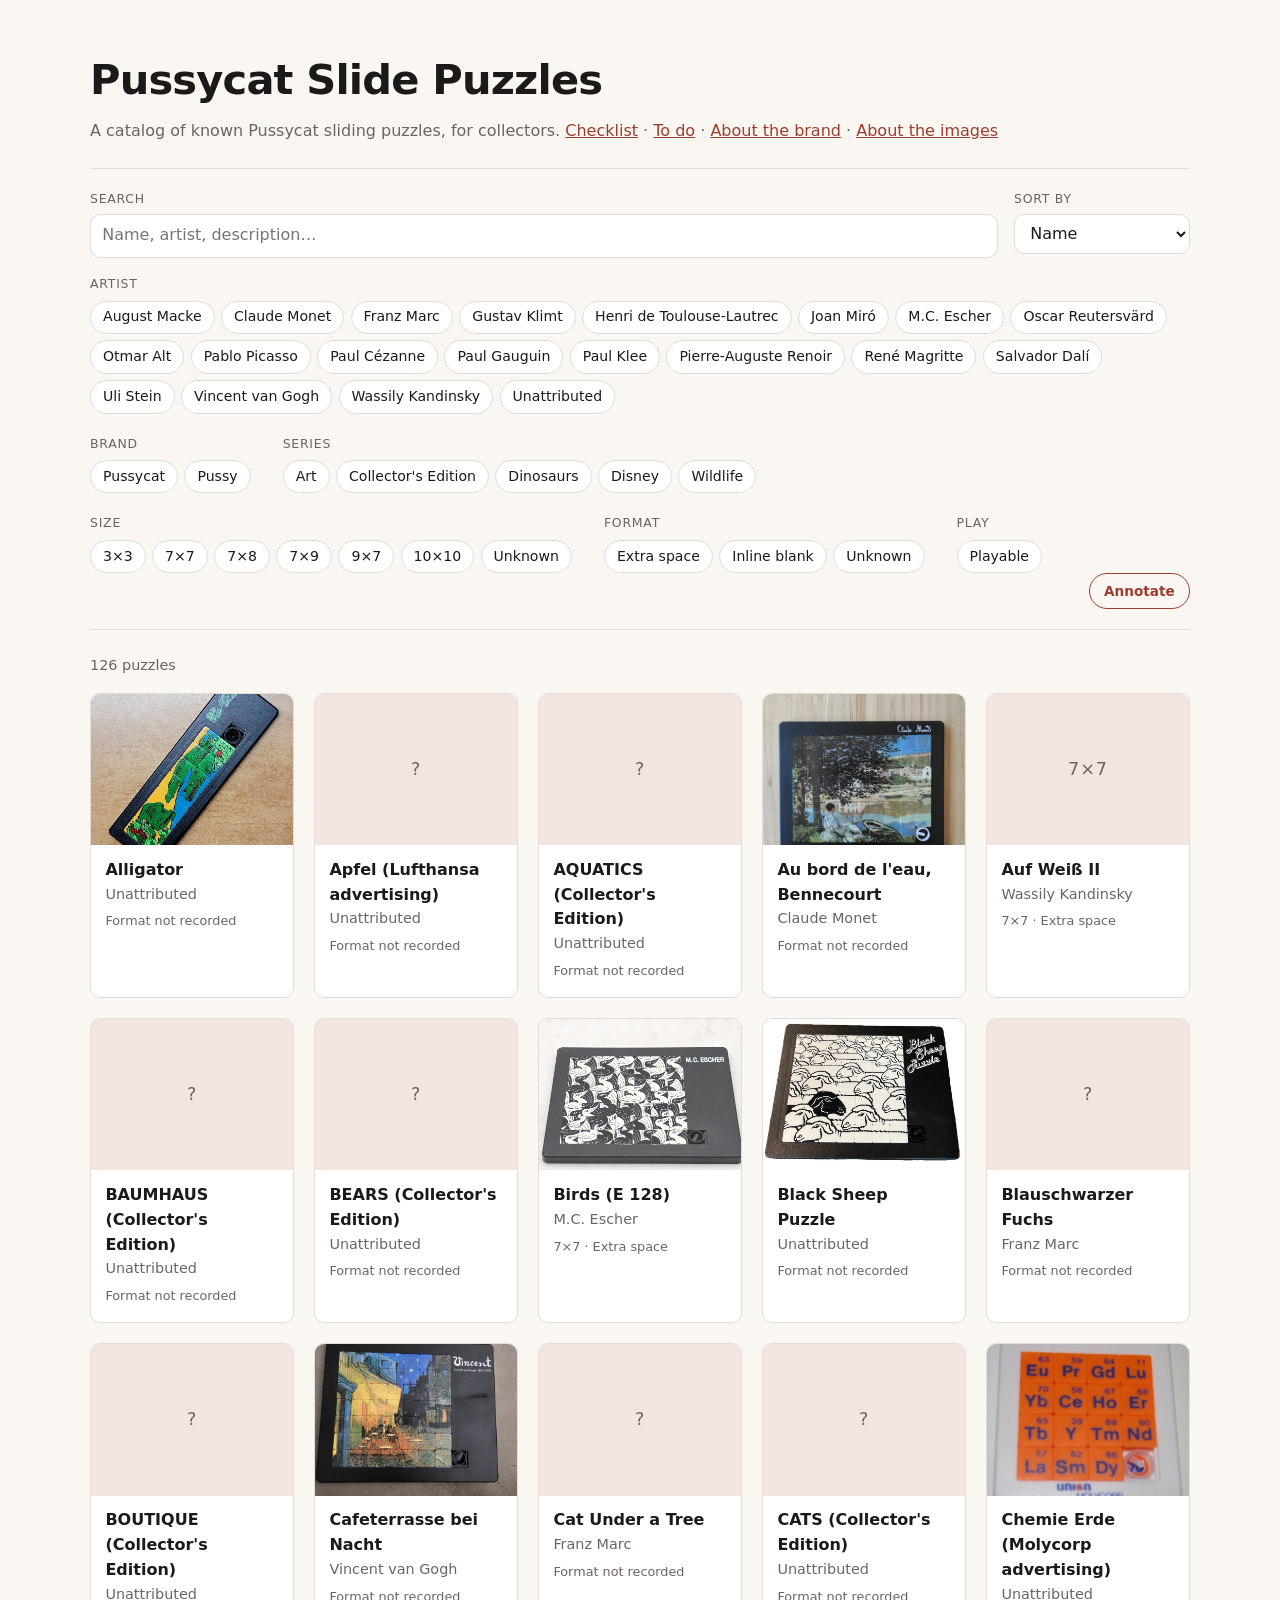
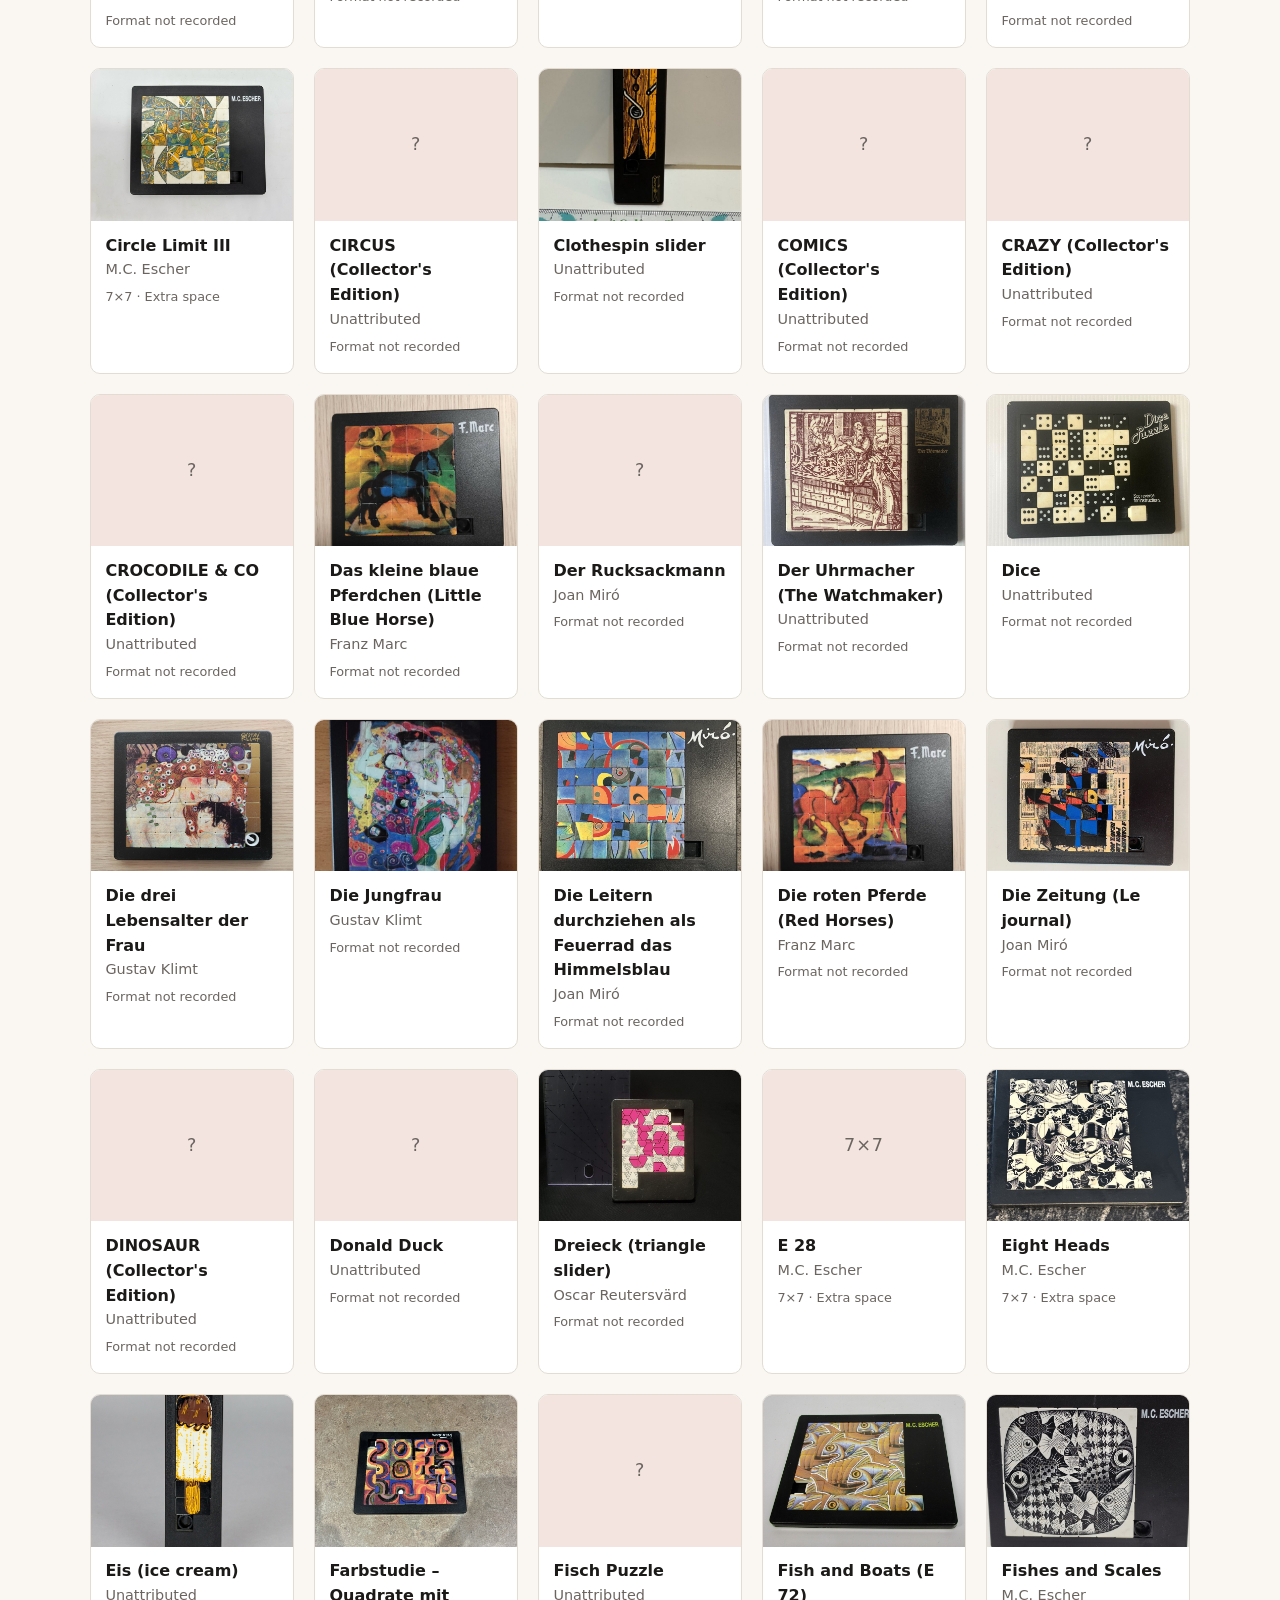
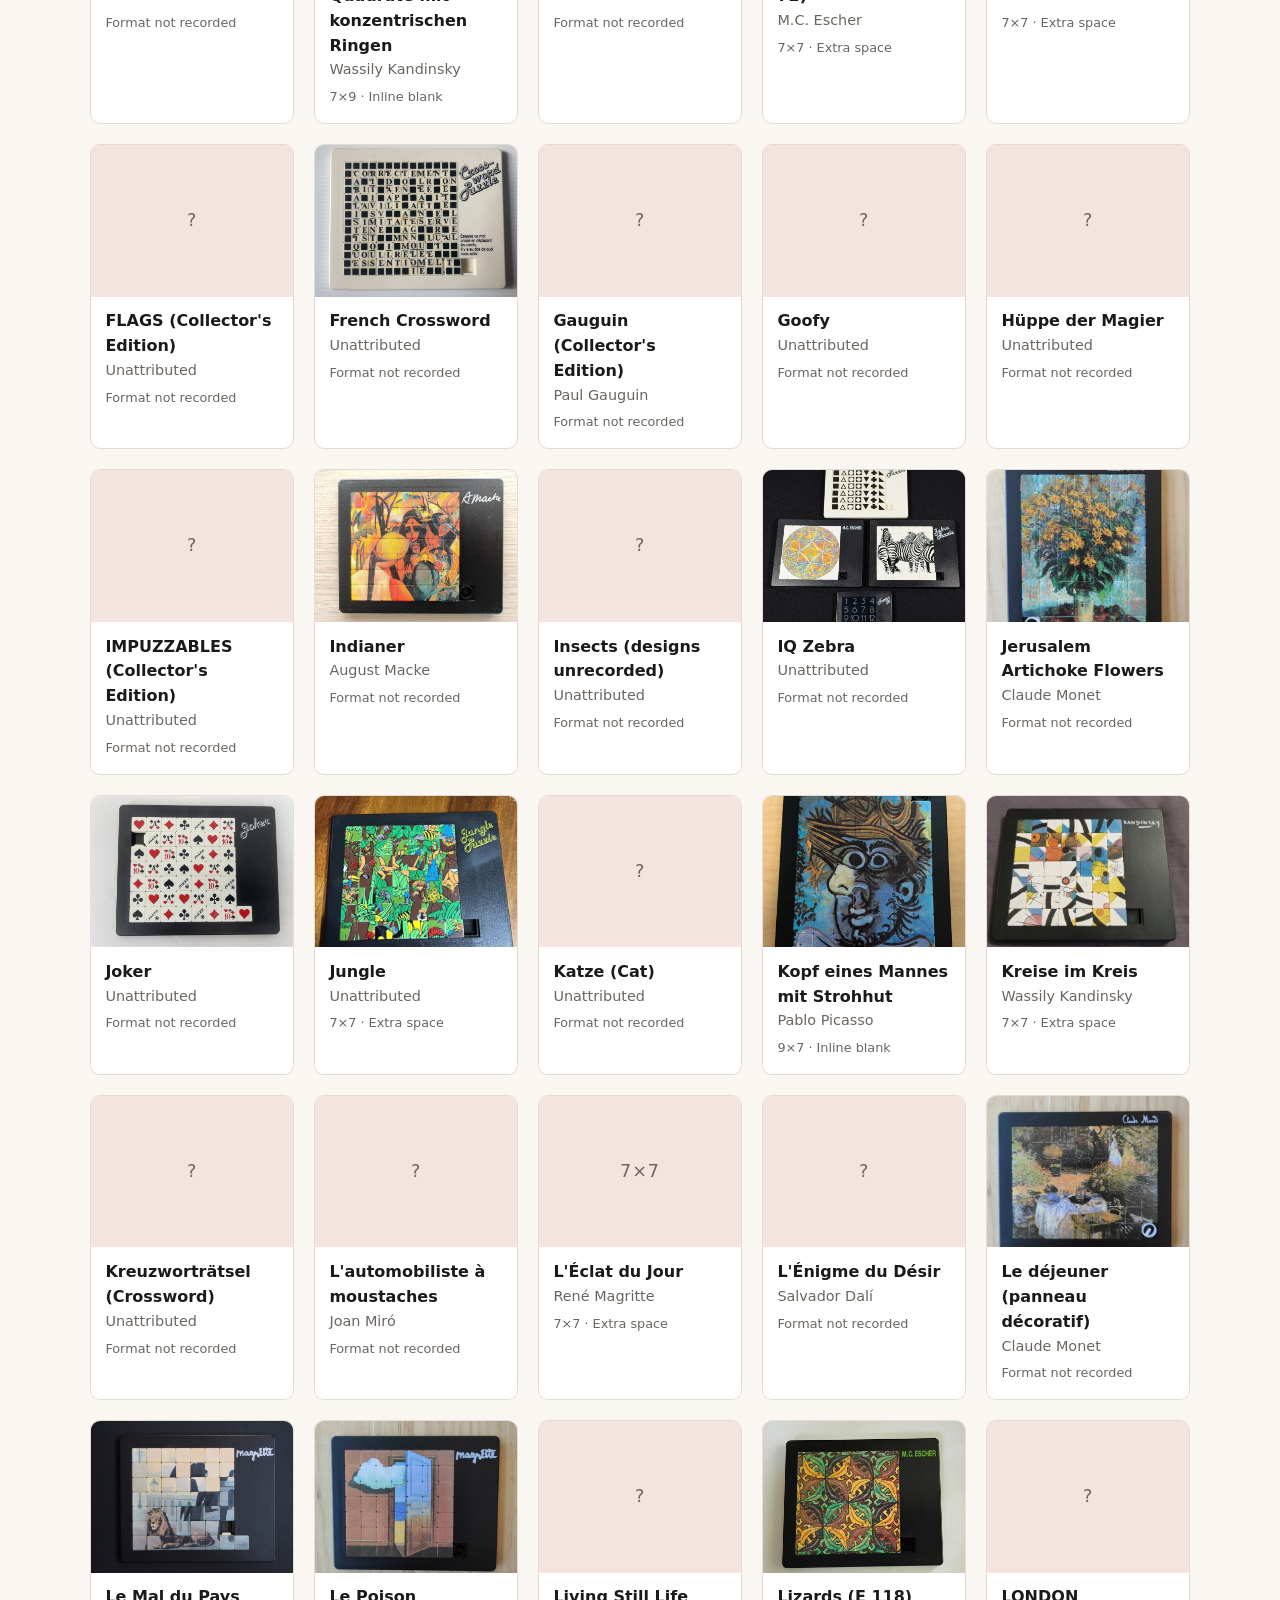
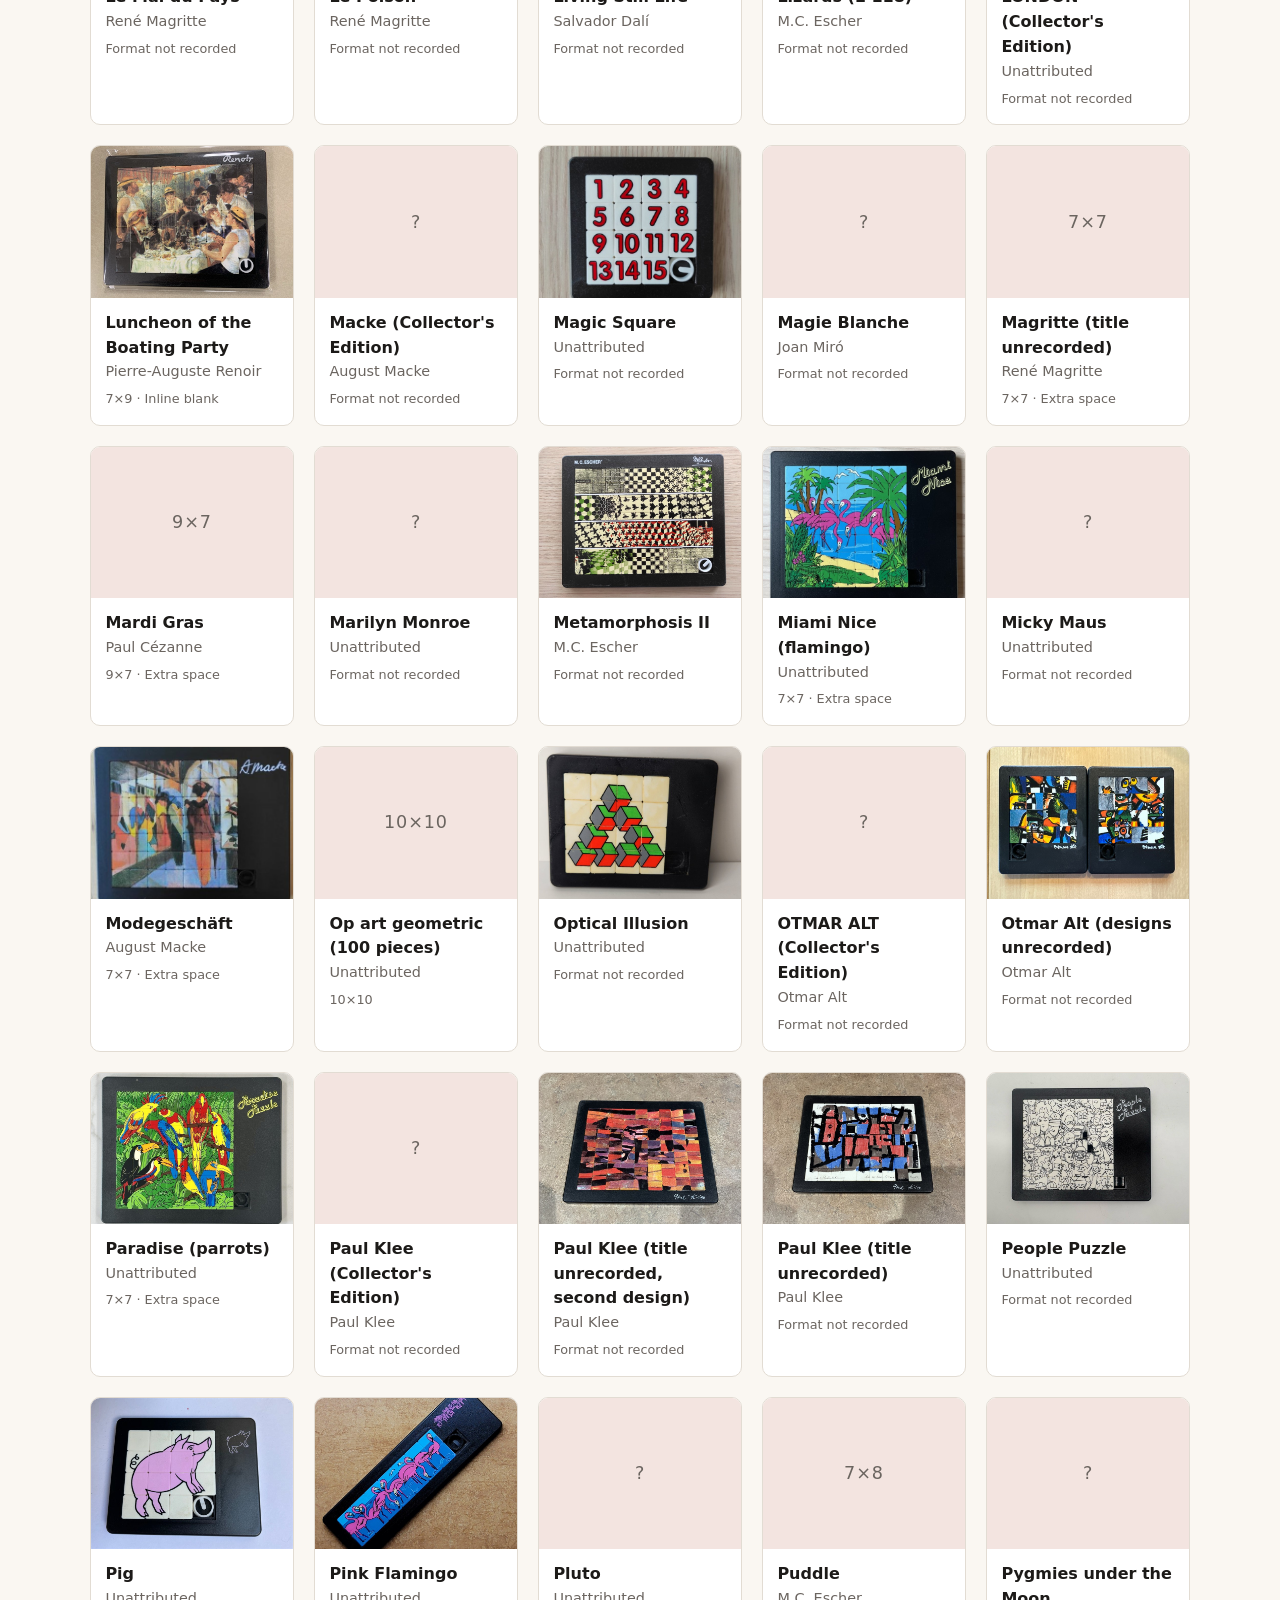
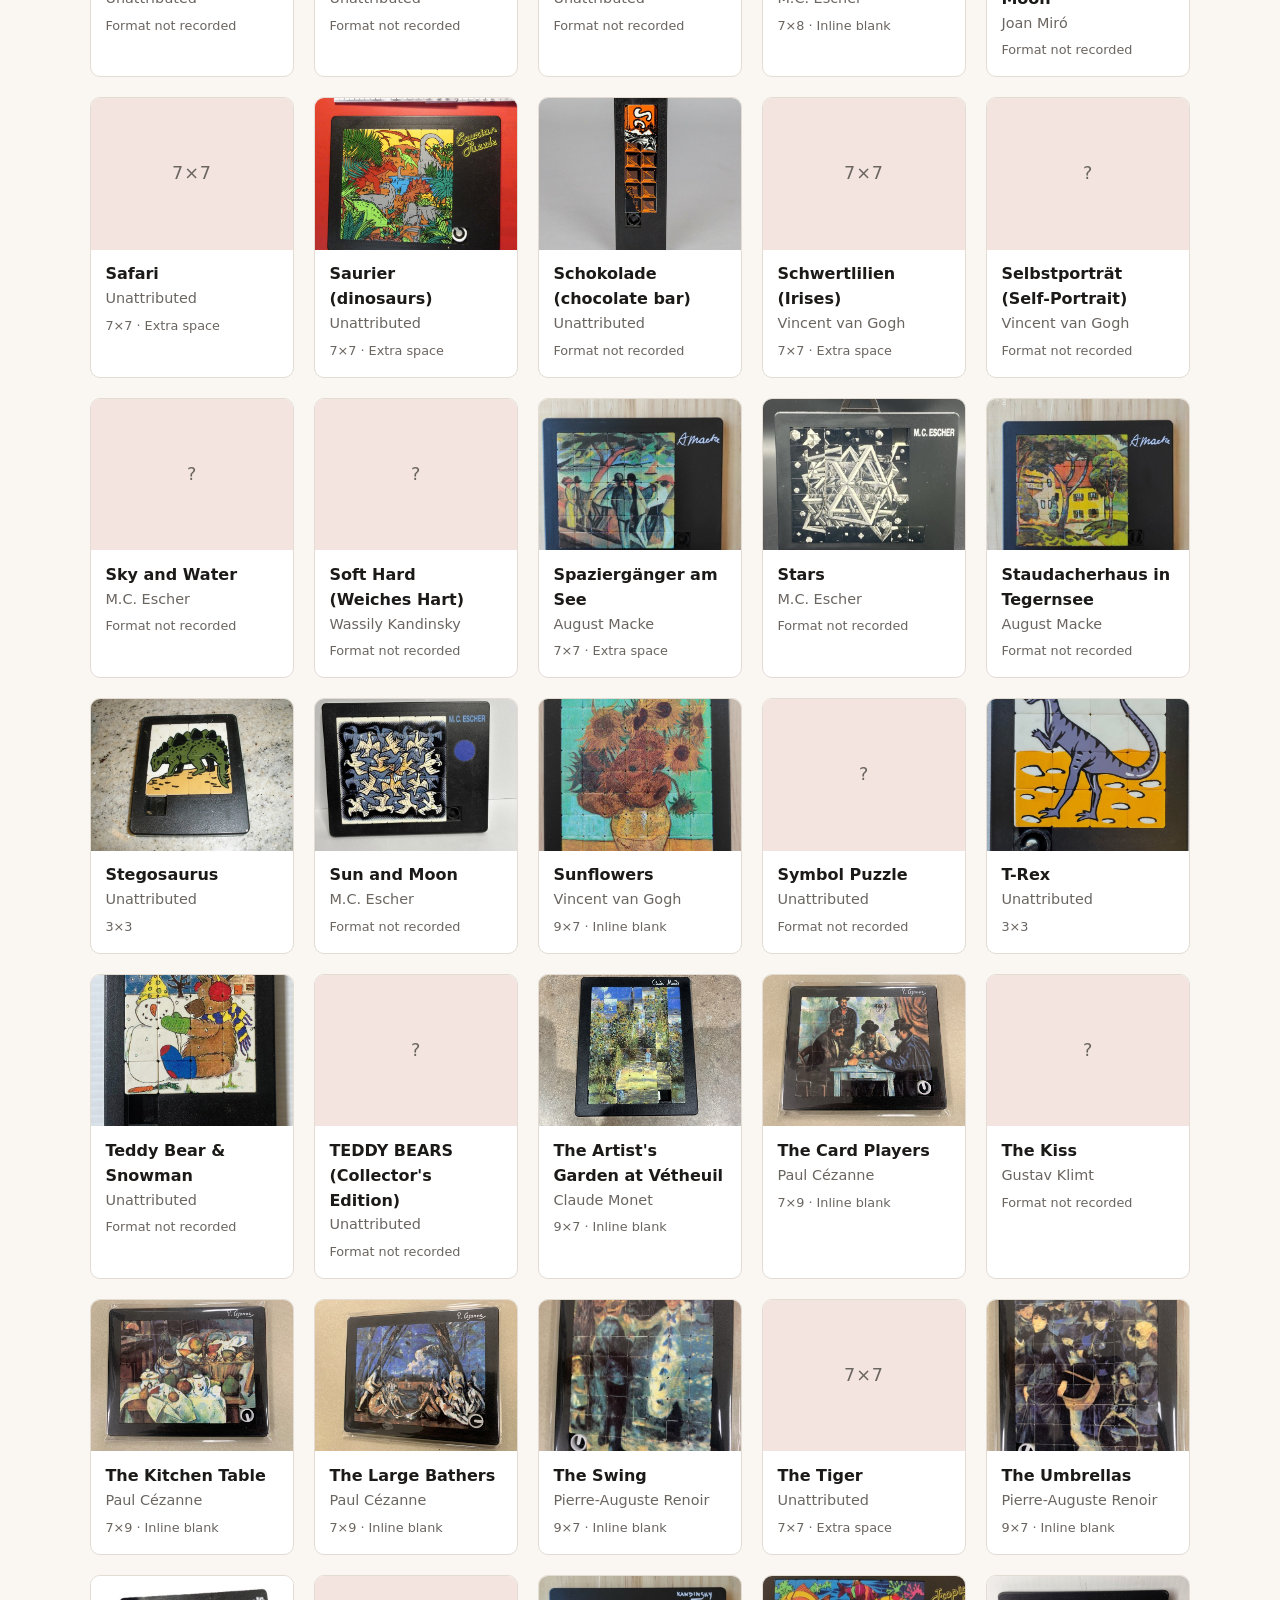
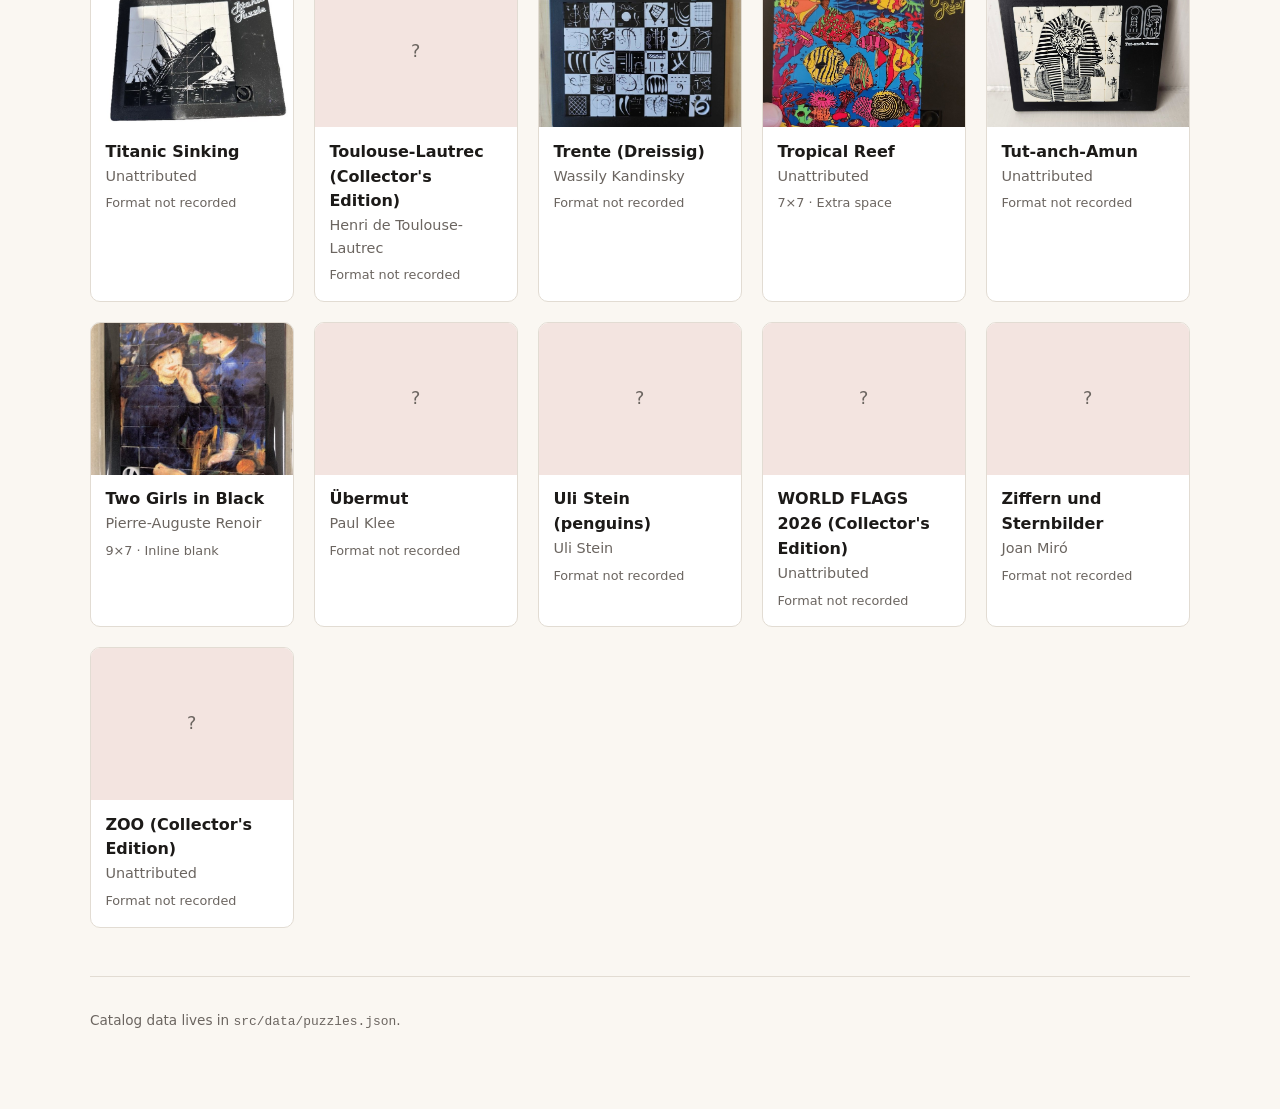
<file: src/index.html>
<!DOCTYPE html>
<html lang="en">
<head>
  <meta charset="utf-8">
  <meta name="viewport" content="width=device-width, initial-scale=1">
  <title>Pussycat Slide Puzzles</title>
  <meta name="description" content="A catalog of Pussycat sliding puzzles, for collectors.">
  <link rel="stylesheet" href="assets/css/style.css">
  <script type="module" src="assets/js/main.js"></script>
</head>
<body>
  <header class="masthead">
    <h1 class="masthead__title">Pussycat Slide Puzzles</h1>
    <p class="masthead__tagline">
      A catalog of known Pussycat sliding puzzles, for collectors.
      <a href="checklist.html">Checklist</a> · <a href="todo.html">To do</a> · <a href="about.html">About the brand</a> · <a href="images.html">About the images</a>
    </p>
  </header>

  <main>
    <section class="controls" aria-label="Browse the catalog">
      <div class="controls__row">
        <label class="field">
          <span class="field__label">Search</span>
          <input id="search" type="search" placeholder="Name, artist, description…" autocomplete="off">
        </label>
        <label class="field field--narrow">
          <span class="field__label">Sort by</span>
          <select id="sort"></select>
        </label>
      </div>
      <div id="filters" class="filters"></div>
      <div class="controls__row controls__row--end">
        <button type="button" id="clear" class="clear" hidden>Clear all filters</button>
        <button type="button" id="annotate-toggle" class="annotate-toggle" aria-pressed="false">
          Annotate
        </button>
      </div>
    </section>

    <section id="annotate-bar" class="annobar" aria-label="Annotation tools" hidden></section>

    <p id="status" class="status" role="status"></p>
    <p id="count" class="count"></p>

    <div id="grid" class="grid"></div>

    <p id="empty" class="empty" hidden>No puzzles match those filters.</p>
  </main>

  <footer class="colophon">
    <p>Catalog data lives in <code>src/data/puzzles.json</code>.</p>
  </footer>

  <dialog id="detail" class="detail"></dialog>
  <dialog id="annotate-editor" class="annoedit"></dialog>
</body>
</html>
</file>
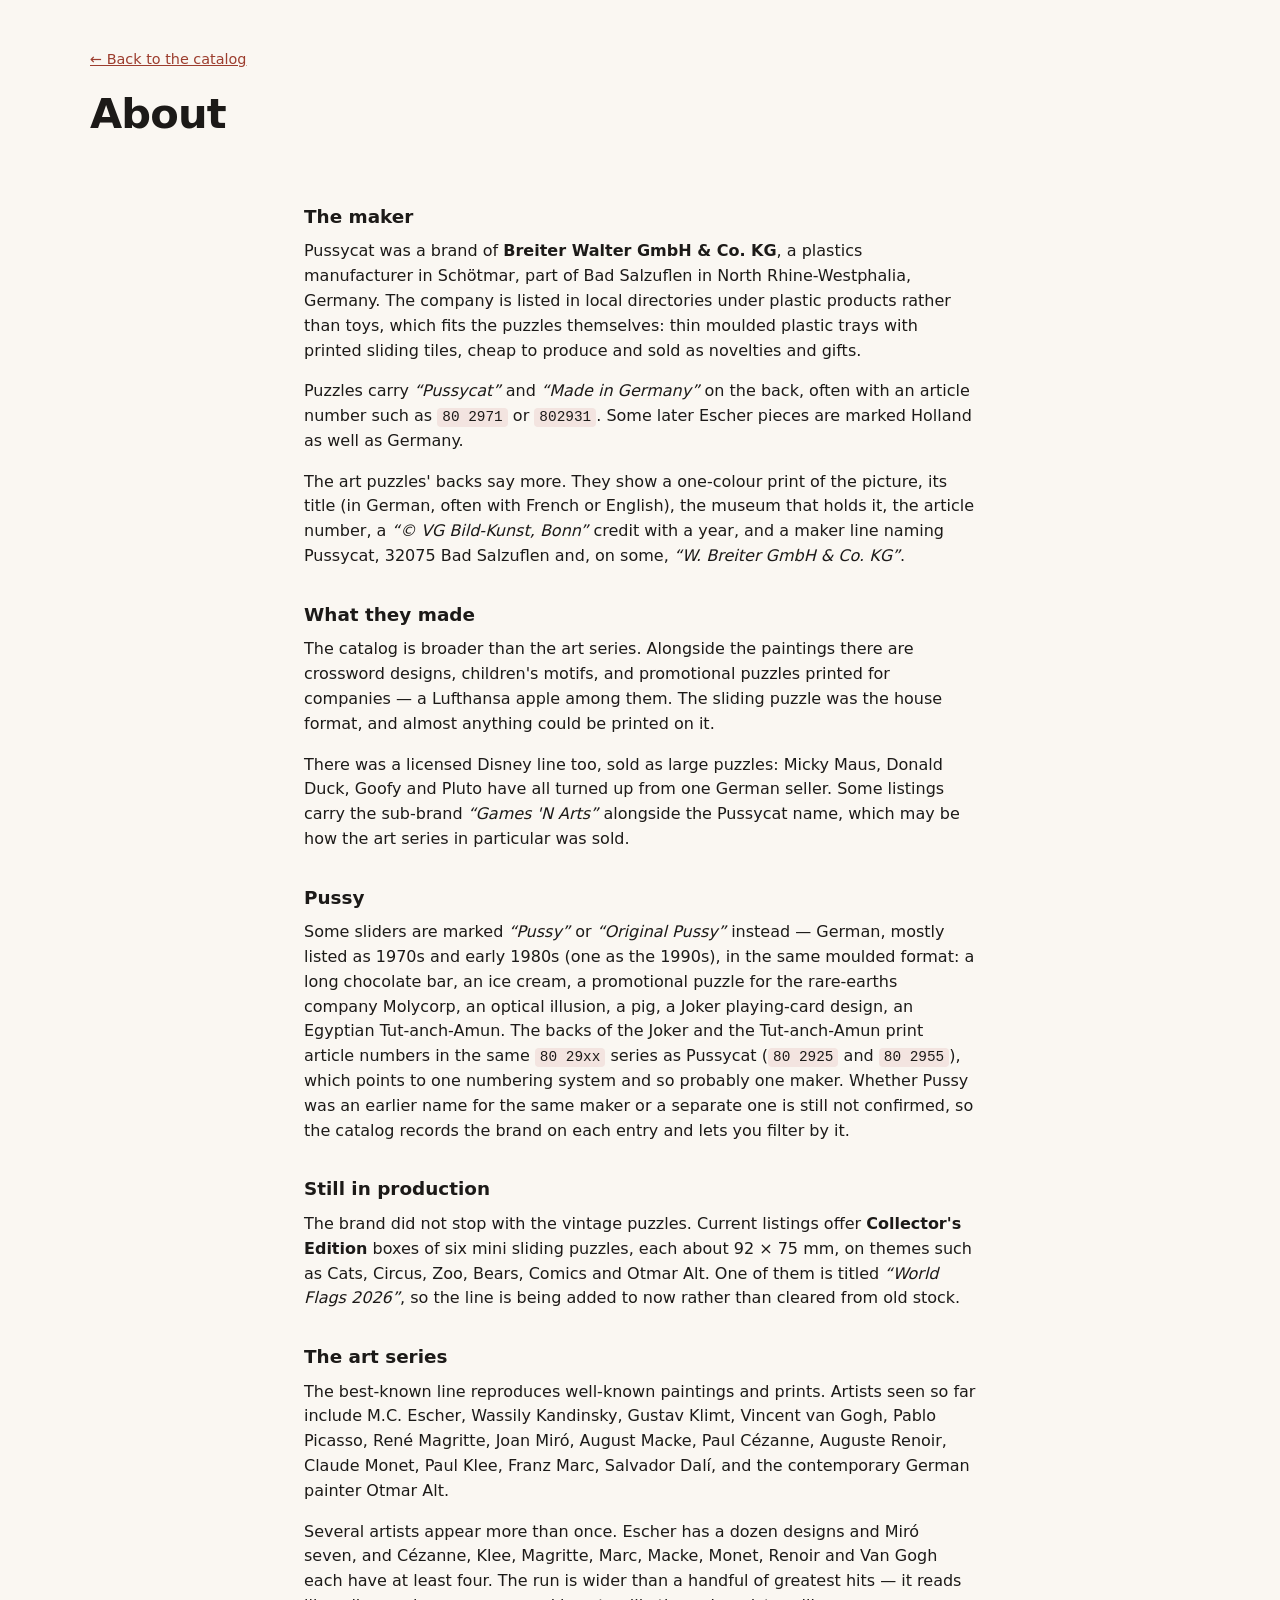
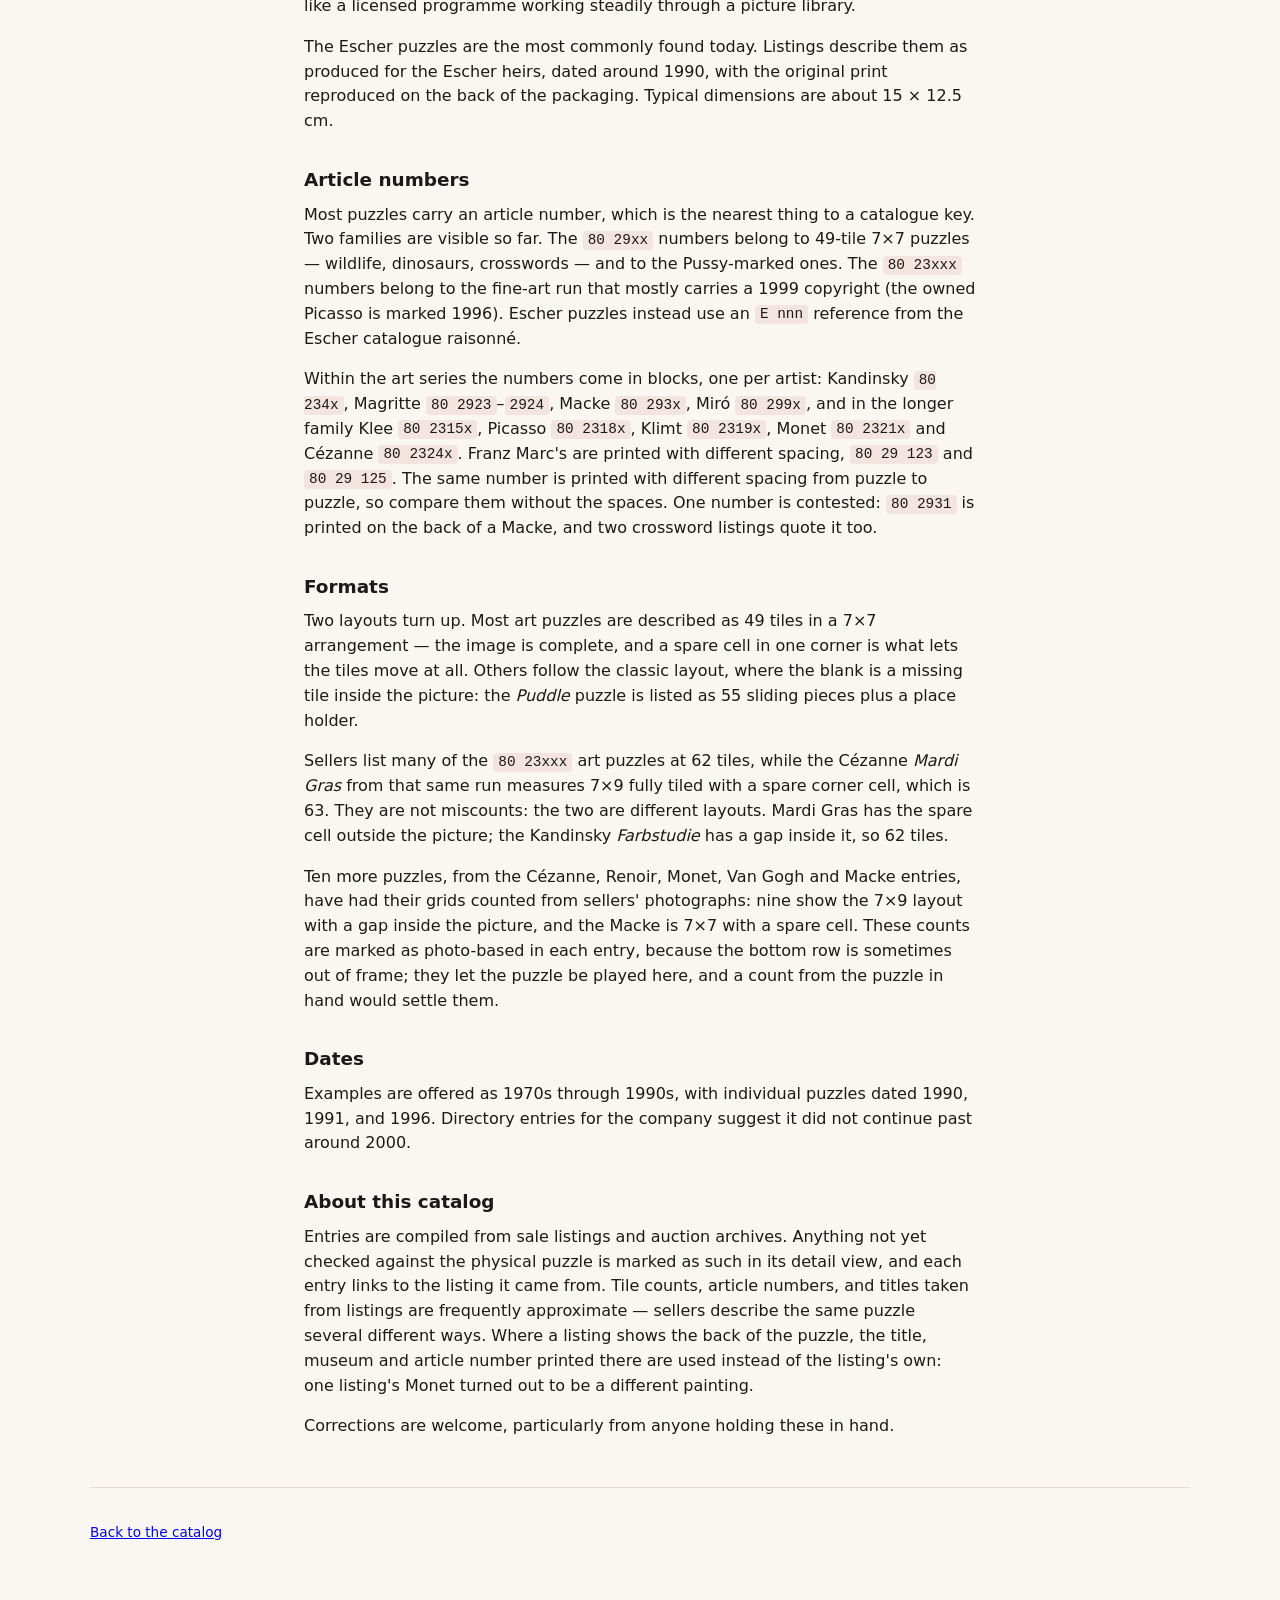
<file: src/about.html>
<!DOCTYPE html>
<html lang="en">
<head>
  <meta charset="utf-8">
  <meta name="viewport" content="width=device-width, initial-scale=1">
  <title>About — Pussycat Slide Puzzles</title>
  <meta name="description" content="About Pussycat, the Bad Salzuflen maker of sliding tile puzzles.">
  <link rel="stylesheet" href="assets/css/style.css">
</head>
<body>
  <header class="masthead">
    <p class="masthead__back"><a href="index.html">← Back to the catalog</a></p>
    <h1 class="masthead__title">About</h1>
  </header>

  <main class="prose">
    <h2>The maker</h2>
    <p>
      Pussycat was a brand of <strong>Breiter Walter GmbH &amp; Co.&nbsp;KG</strong>,
      a plastics manufacturer in Schötmar, part of Bad Salzuflen in North
      Rhine-Westphalia, Germany. The company is listed in local directories
      under plastic products rather than toys, which fits the puzzles
      themselves: thin moulded plastic trays with printed sliding tiles, cheap
      to produce and sold as novelties and gifts.
    </p>
    <p>
      Puzzles carry <q>Pussycat</q> and <q>Made in Germany</q> on the back,
      often with an article number such as <code>80 2971</code> or
      <code>802931</code>. Some later Escher pieces are marked Holland as well
      as Germany.
    </p>
    <p>
      The art puzzles' backs say more. They show a one-colour print of the
      picture, its title (in German, often with French or English), the museum
      that holds it, the article number, a <q>© VG Bild-Kunst, Bonn</q> credit
      with a year, and a maker line naming Pussycat, 32075 Bad Salzuflen and,
      on some, <q>W. Breiter GmbH &amp; Co. KG</q>.
    </p>

    <h2>What they made</h2>
    <p>
      The catalog is broader than the art series. Alongside the paintings there
      are crossword designs, children's motifs, and promotional puzzles printed
      for companies — a Lufthansa apple among them. The sliding puzzle was the
      house format, and almost anything could be printed on it.
    </p>
    <p>
      There was a licensed Disney line too, sold as large puzzles: Micky Maus,
      Donald Duck, Goofy and Pluto have all turned up from one German seller.
      Some listings carry the sub-brand <q>Games&nbsp;'N Arts</q> alongside the
      Pussycat name, which may be how the art series in particular was sold.
    </p>

    <h2>Pussy</h2>
    <p>
      Some sliders are marked <q>Pussy</q> or <q>Original Pussy</q> instead —
      German, mostly listed as 1970s and early 1980s (one as the 1990s), in the
      same moulded format: a long chocolate bar, an ice cream, a promotional
      puzzle for the rare-earths company Molycorp, an optical illusion, a pig,
      a Joker playing-card design, an Egyptian Tut-anch-Amun. The backs of the
      Joker and the Tut-anch-Amun print article numbers in the same
      <code>80&nbsp;29xx</code> series as Pussycat (<code>80 2925</code> and
      <code>80 2955</code>), which points to one numbering system and so
      probably one maker. Whether Pussy was an earlier name for the same maker
      or a separate one is still not confirmed, so the catalog records the
      brand on each entry and lets you filter by it.
    </p>

    <h2>Still in production</h2>
    <p>
      The brand did not stop with the vintage puzzles. Current listings offer
      <strong>Collector's Edition</strong> boxes of six mini sliding puzzles,
      each about 92&nbsp;×&nbsp;75&nbsp;mm, on themes such as Cats, Circus,
      Zoo, Bears, Comics and Otmar Alt. One of them is titled
      <q>World Flags 2026</q>, so the line is being added to now rather than
      cleared from old stock.
    </p>

    <h2>The art series</h2>
    <p>
      The best-known line reproduces well-known paintings and prints. Artists
      seen so far include M.C. Escher, Wassily Kandinsky, Gustav Klimt, Vincent
      van Gogh, Pablo Picasso, René Magritte, Joan Miró, August Macke, Paul
      Cézanne, Auguste Renoir, Claude Monet, Paul Klee, Franz Marc, Salvador
      Dalí, and the contemporary German painter Otmar Alt.
    </p>
    <p>
      Several artists appear more than once. Escher has a dozen designs and
      Miró seven, and Cézanne, Klee, Magritte, Marc, Macke, Monet, Renoir and
      Van Gogh each have at least four. The run
      is wider than a handful of greatest hits — it reads like a licensed
      programme working steadily through a picture library.
    </p>
    <p>
      The Escher puzzles are the most commonly found today. Listings describe
      them as produced for the Escher heirs, dated around 1990, with the
      original print reproduced on the back of the packaging. Typical
      dimensions are about 15 × 12.5 cm.
    </p>

    <h2>Article numbers</h2>
    <p>
      Most puzzles carry an article number, which is the nearest thing to a
      catalogue key. Two families are visible so far. The <code>80&nbsp;29xx</code>
      numbers belong to 49-tile 7×7 puzzles — wildlife, dinosaurs, crosswords —
      and to the Pussy-marked ones. The <code>80&nbsp;23xxx</code> numbers belong
      to the fine-art run that mostly carries a 1999 copyright (the owned
      Picasso is marked 1996). Escher puzzles
      instead use an <code>E&nbsp;nnn</code> reference from the Escher
      catalogue raisonné.
    </p>
    <p>
      Within the art series the numbers come in blocks, one per artist:
      Kandinsky <code>80 234x</code>, Magritte <code>80 2923</code>–<code>2924</code>,
      Macke <code>80 293x</code>, Miró <code>80 299x</code>, and in the longer
      family Klee <code>80 2315x</code>, Picasso <code>80 2318x</code>, Klimt
      <code>80 2319x</code>, Monet <code>80 2321x</code> and Cézanne
      <code>80 2324x</code>. Franz Marc's are printed with different spacing,
      <code>80 29 123</code> and <code>80 29 125</code>. The same number is
      printed with different spacing from puzzle to puzzle, so compare them
      without the spaces. One number is contested: <code>80 2931</code> is
      printed on the back of a Macke, and two crossword listings quote it too.
    </p>

    <h2>Formats</h2>
    <p>
      Two layouts turn up. Most art puzzles are described as 49 tiles in a 7×7
      arrangement — the image is complete, and a spare cell in one corner is
      what lets the tiles move at all. Others follow the classic layout, where
      the blank is a missing tile inside the picture: the <em>Puddle</em>
      puzzle is listed as 55 sliding pieces plus a place holder.
    </p>
    <p>
      Sellers list many of the <code>80&nbsp;23xxx</code> art puzzles at 62
      tiles, while the Cézanne <em>Mardi Gras</em> from that same run measures
      7×9 fully tiled with a spare corner cell, which is 63. They are not
      miscounts: the two are different layouts. Mardi Gras has the spare cell
      outside the picture; the Kandinsky <em>Farbstudie</em> has a gap inside
      it, so 62 tiles.
    </p>
    <p>
      Ten more puzzles, from the Cézanne, Renoir, Monet, Van Gogh and Macke
      entries, have had their grids counted from sellers' photographs: nine
      show the 7×9 layout with a gap inside the picture, and the Macke is 7×7
      with a spare cell. These counts are marked as photo-based in each entry,
      because the bottom row is sometimes out of frame; they let the puzzle be
      played here, and a count from the puzzle in hand would settle them.
    </p>

    <h2>Dates</h2>
    <p>
      Examples are offered as 1970s through 1990s, with individual puzzles
      dated 1990, 1991, and 1996. Directory entries for the company suggest it
      did not continue past around 2000.
    </p>

    <h2>About this catalog</h2>
    <p>
      Entries are compiled from sale listings and auction archives. Anything
      not yet checked against the physical puzzle is marked as such in its
      detail view, and each entry links to the listing it came from. Tile
      counts, article numbers, and titles taken from listings are frequently
      approximate — sellers describe the same puzzle several different ways.
      Where a listing shows the back of the puzzle, the title, museum and
      article number printed there are used instead of the listing's own: one
      listing's Monet turned out to be a different painting.
    </p>
    <p>
      Corrections are welcome, particularly from anyone holding these in hand.
    </p>
  </main>

  <footer class="colophon">
    <p><a href="index.html">Back to the catalog</a></p>
  </footer>
</body>
</html>
</file>
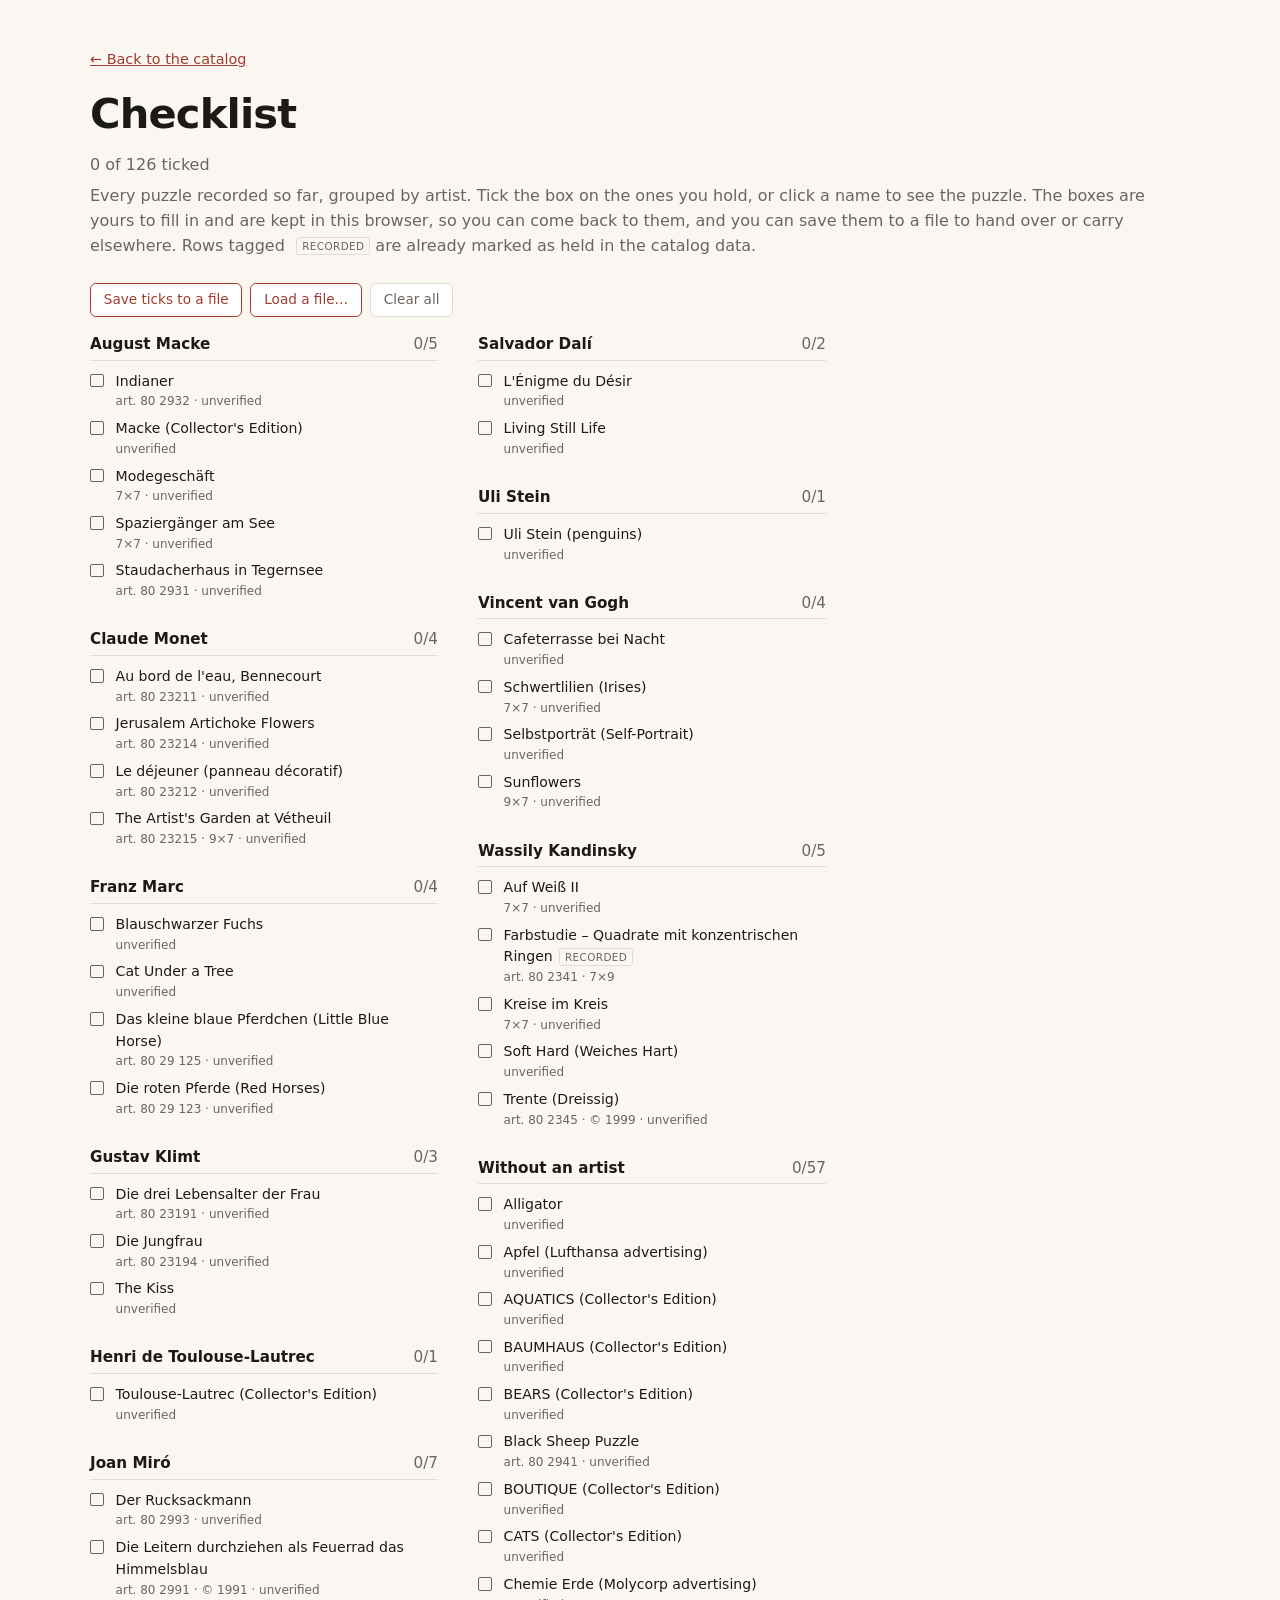
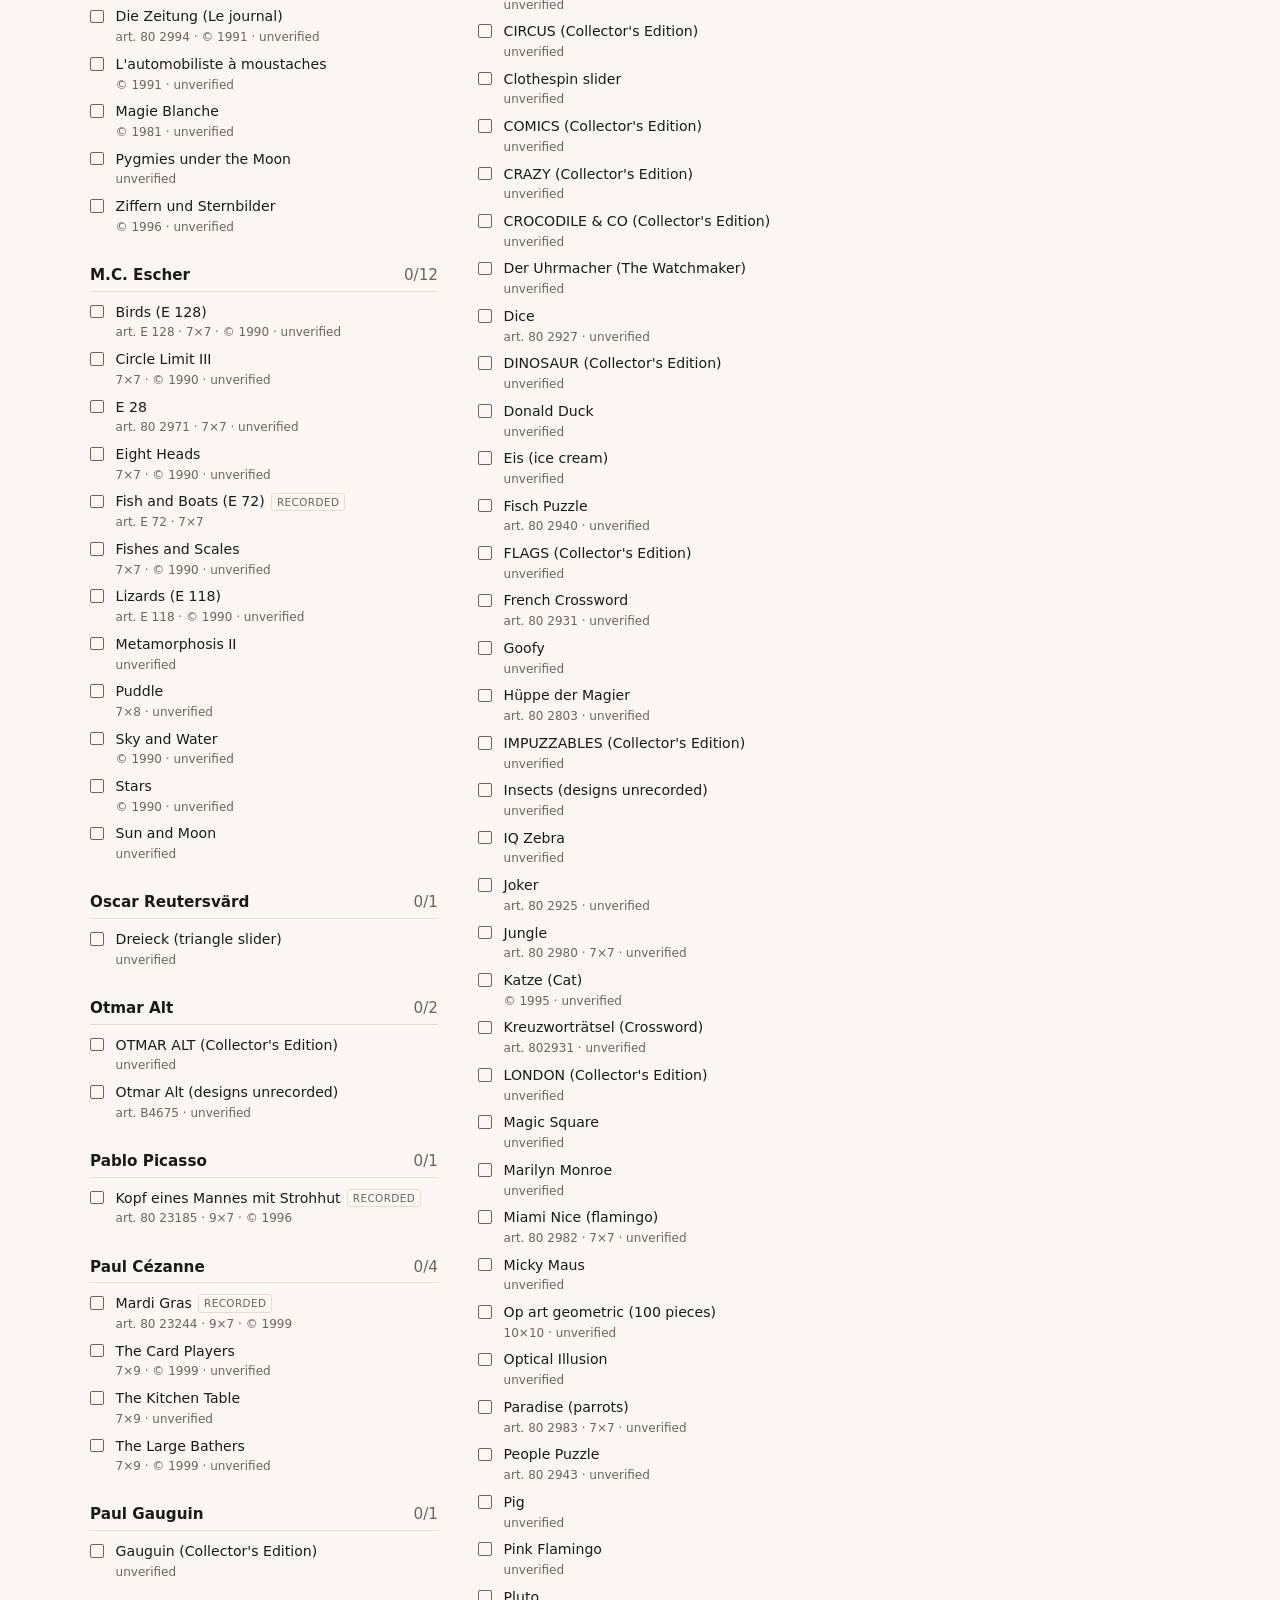
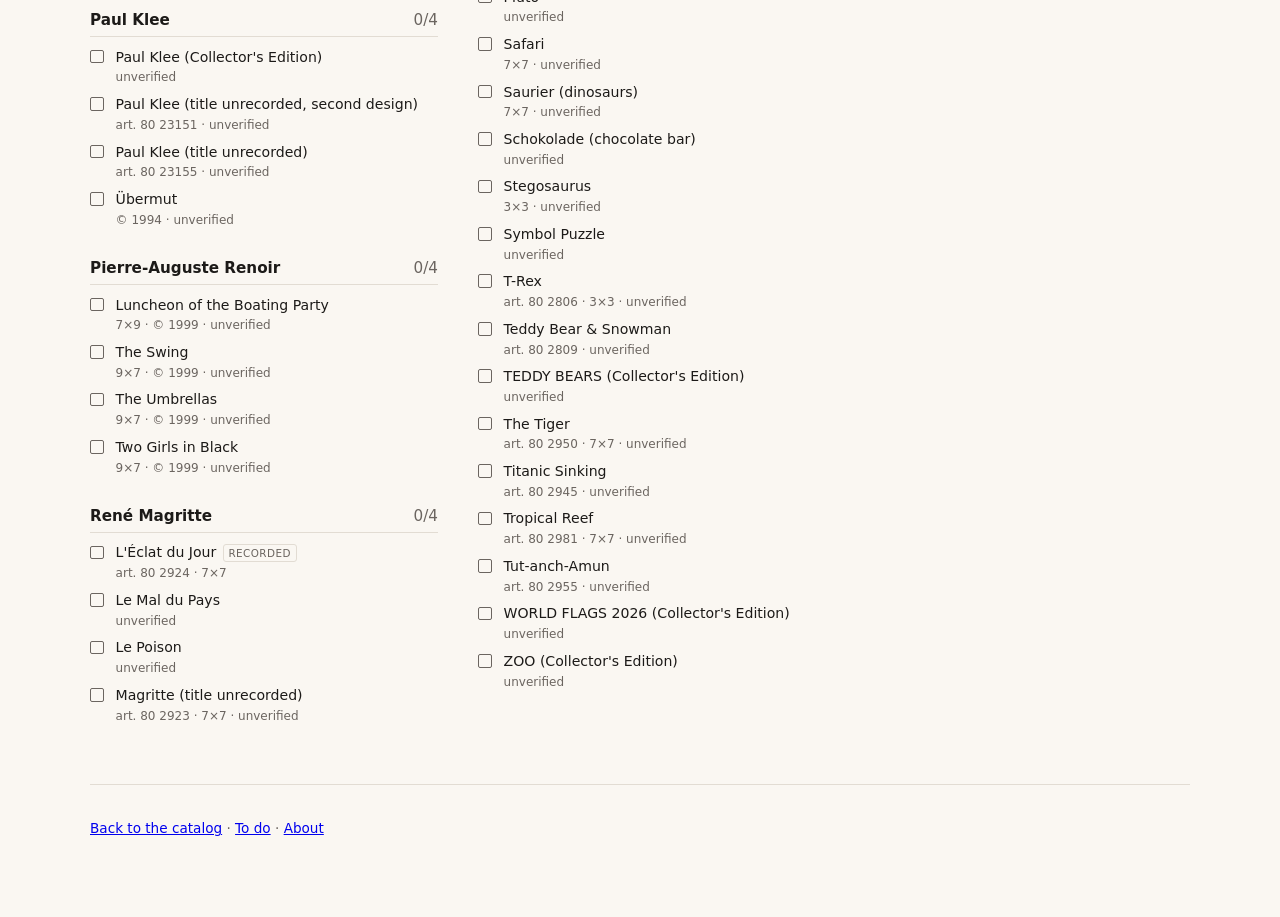
<file: src/checklist.html>
<!DOCTYPE html>
<html lang="en">
<head>
  <meta charset="utf-8">
  <meta name="viewport" content="width=device-width, initial-scale=1">
  <title>Checklist — Pussycat Slide Puzzles</title>
  <meta name="description" content="Printable checklist of every recorded Pussycat sliding puzzle.">
  <link rel="stylesheet" href="assets/css/style.css">
  <script type="module" src="assets/js/checklist.js"></script>
</head>
<body>
  <header class="masthead">
    <p class="masthead__back no-print"><a href="index.html">← Back to the catalog</a></p>
    <h1 class="masthead__title">Checklist</h1>
    <p class="masthead__tagline" id="owned-count"></p>
    <p class="masthead__tagline no-print">
      Every puzzle recorded so far, grouped by artist. Tick the box on the ones
      you hold, or click a name to see the puzzle. The boxes are yours to fill
      in and are kept in this browser, so you can come back to them, and you can
      save them to a file to hand over or carry elsewhere. Rows tagged
      <span class="checklist__recorded">recorded</span> are already marked as
      held in the catalog data.
    </p>
  </header>

  <main>
    <div class="checklist__tools no-print">
      <button type="button" id="checklist-save" class="annobar__btn">Save ticks to a file</button>
      <button type="button" id="checklist-load" class="annobar__btn">Load a file…</button>
      <button type="button" id="checklist-clear" class="annobar__btn annobar__btn--quiet">Clear all</button>
      <input type="file" accept="application/json,.json" id="checklist-file" hidden>
    </div>
    <p id="status" class="status" role="status"></p>
    <div id="checklist" class="checklist"></div>
  </main>

  <footer class="colophon no-print">
    <p><a href="index.html">Back to the catalog</a> · <a href="todo.html">To do</a> · <a href="about.html">About</a></p>
  </footer>

  <dialog id="detail" class="detail"></dialog>
</body>
</html>
</file>
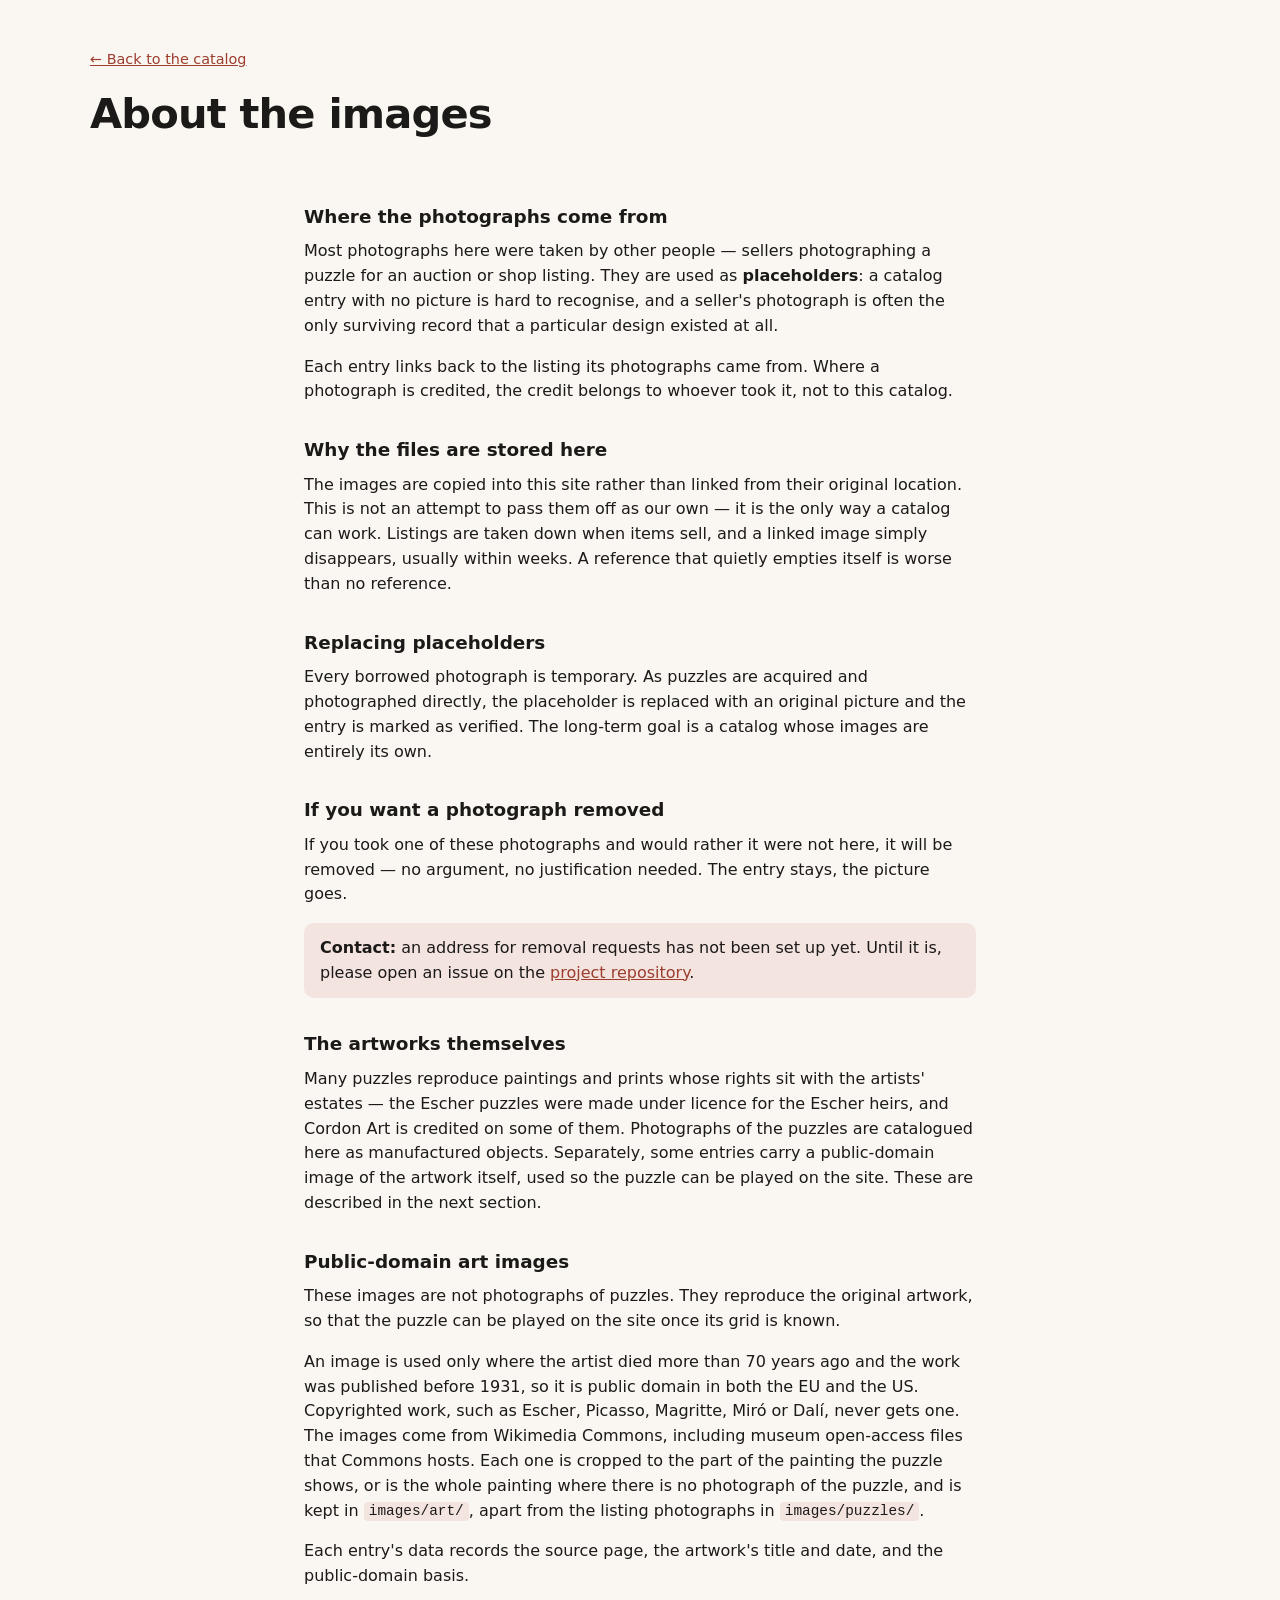
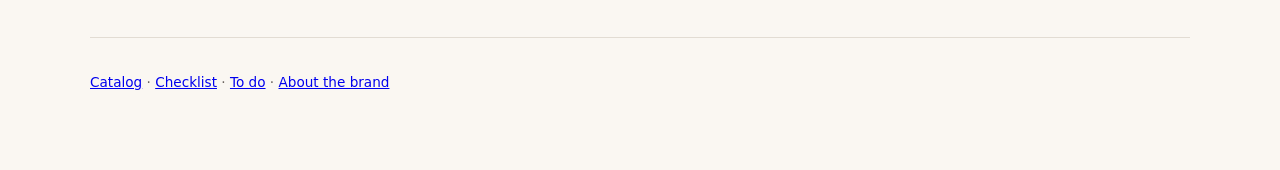
<file: src/images.html>
<!DOCTYPE html>
<html lang="en">
<head>
  <meta charset="utf-8">
  <meta name="viewport" content="width=device-width, initial-scale=1">
  <title>About the images — Pussycat Slide Puzzles</title>
  <meta name="description" content="Where the photographs in this catalog come from, how to ask for one to be removed, and where the public-domain art images come from.">
  <link rel="stylesheet" href="assets/css/style.css">
</head>
<body>
  <header class="masthead">
    <p class="masthead__back"><a href="index.html">← Back to the catalog</a></p>
    <h1 class="masthead__title">About the images</h1>
  </header>

  <main class="prose">
    <h2>Where the photographs come from</h2>
    <p>
      Most photographs here were taken by other people — sellers photographing
      a puzzle for an auction or shop listing. They are used as
      <strong>placeholders</strong>: a catalog entry with no picture is hard to
      recognise, and a seller's photograph is often the only surviving record
      that a particular design existed at all.
    </p>
    <p>
      Each entry links back to the listing its photographs came from. Where a
      photograph is credited, the credit belongs to whoever took it, not to
      this catalog.
    </p>

    <h2>Why the files are stored here</h2>
    <p>
      The images are copied into this site rather than linked from their
      original location. This is not an attempt to pass them off as our own —
      it is the only way a catalog can work. Listings are taken down when items
      sell, and a linked image simply disappears, usually within weeks. A
      reference that quietly empties itself is worse than no reference.
    </p>

    <h2>Replacing placeholders</h2>
    <p>
      Every borrowed photograph is temporary. As puzzles are acquired and
      photographed directly, the placeholder is replaced with an original
      picture and the entry is marked as verified. The long-term goal is a
      catalog whose images are entirely its own.
    </p>

    <h2>If you want a photograph removed</h2>
    <p>
      If you took one of these photographs and would rather it were not here,
      it will be removed — no argument, no justification needed. The entry
      stays, the picture goes.
    </p>
    <p class="callout">
      <strong>Contact:</strong> an address for removal requests has not been
      set up yet. Until it is, please open an issue on the
      <a href="https://github.com/fractAlbert/Pussycat" target="_blank" rel="noopener noreferrer">project repository</a>.
    </p>

    <h2>The artworks themselves</h2>
    <p>
      Many puzzles reproduce paintings and prints whose rights sit with the
      artists' estates — the Escher puzzles were made under licence for the
      Escher heirs, and Cordon Art is credited on some of them. Photographs of
      the puzzles are catalogued here as manufactured objects. Separately, some
      entries carry a public-domain image of the artwork itself, used so the puzzle
      can be played on the site. These are described in the next section.
    </p>

    <h2>Public-domain art images</h2>
    <p>
      These images are not photographs of puzzles. They reproduce the original
      artwork, so that the puzzle can be played on the site once its grid is
      known.
    </p>
    <p>
      An image is used only where the artist died more than 70 years ago and the
      work was published before 1931, so it is public domain in both the EU and the
      US. Copyrighted work, such as Escher, Picasso, Magritte, Miró or Dalí, never
      gets one. The images come from Wikimedia Commons, including museum
      open-access files that Commons hosts. Each one is cropped to the part of the
      painting the puzzle shows, or is the whole painting where there is no
      photograph of the puzzle, and is kept in <code>images/art/</code>, apart from
      the listing photographs in <code>images/puzzles/</code>.
    </p>
    <p>
      Each entry's data records the source page, the artwork's title and date, and
      the public-domain basis.
    </p>
  </main>

  <footer class="colophon">
    <p><a href="index.html">Catalog</a> · <a href="checklist.html">Checklist</a> · <a href="todo.html">To do</a> · <a href="about.html">About the brand</a></p>
  </footer>
</body>
</html>
</file>
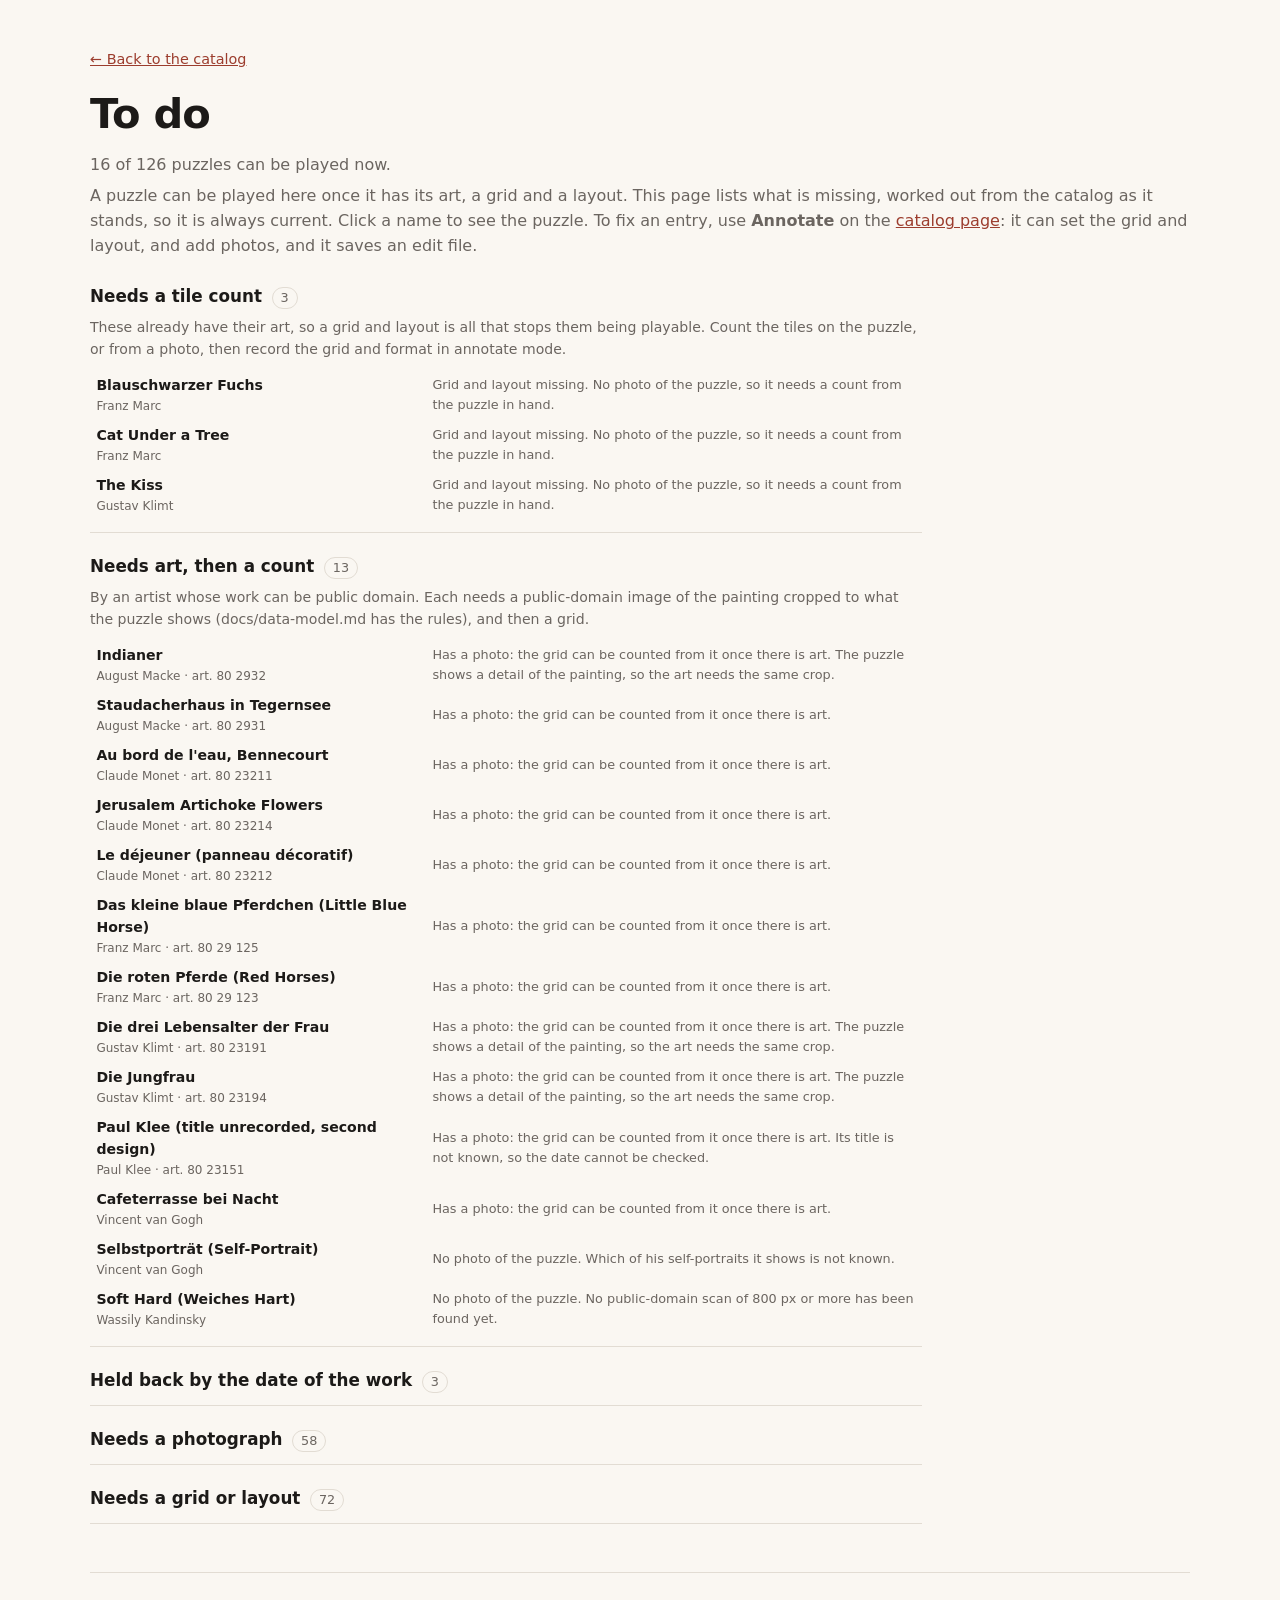
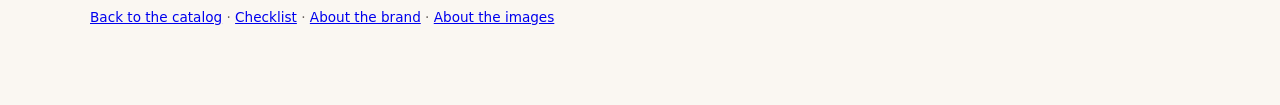
<file: src/todo.html>
<!DOCTYPE html>
<html lang="en">
<head>
  <meta charset="utf-8">
  <meta name="viewport" content="width=device-width, initial-scale=1">
  <title>To do — Pussycat Slide Puzzles</title>
  <meta name="description" content="What stops each Pussycat puzzle being playable, and which photos, art and sizes the catalog still needs.">
  <link rel="stylesheet" href="assets/css/style.css">
  <script type="module" src="assets/js/todo.js"></script>
</head>
<body>
  <header class="masthead">
    <p class="masthead__back"><a href="index.html">&larr; Back to the catalog</a></p>
    <h1 class="masthead__title">To do</h1>
    <p class="masthead__tagline" id="summary"></p>
    <p class="masthead__tagline">
      A puzzle can be played here once it has its art, a grid and a layout. This
      page lists what is missing, worked out from the catalog as it stands, so
      it is always current. Click a name to see the puzzle. To fix an entry, use
      <strong>Annotate</strong> on the <a href="index.html">catalog page</a>:
      it can set the grid and layout, and add photos, and it saves an edit file.
    </p>
  </header>

  <main>
    <p id="status" class="status" role="status"></p>
    <div id="todo" class="todo"></div>
  </main>

  <footer class="colophon">
    <p><a href="index.html">Back to the catalog</a> · <a href="checklist.html">Checklist</a> · <a href="about.html">About the brand</a> · <a href="images.html">About the images</a></p>
  </footer>

  <dialog id="detail" class="detail"></dialog>
</body>
</html>
</file>
<file: src/assets/css/style.css>
/* Pussycat slide puzzle catalog
   Plain CSS, no build step (D-005). */

:root {
  --ink: #1c1a18;
  --ink-soft: #6b6560;
  --paper: #faf7f2;
  --card: #ffffff;
  --line: #e2dcd3;
  --accent: #9c3d2e;
  --accent-soft: #f3e4e0;
  --radius: 10px;
  --shadow: 0 1px 2px rgba(28, 26, 24, 0.06), 0 6px 16px rgba(28, 26, 24, 0.06);
}

@media (prefers-color-scheme: dark) {
  :root {
    --ink: #f0ece6;
    --ink-soft: #a49d95;
    --paper: #171513;
    --card: #211e1b;
    --line: #35302b;
    --accent: #e08573;
    --accent-soft: #3a2621;
    --shadow: 0 1px 2px rgba(0, 0, 0, 0.4), 0 6px 16px rgba(0, 0, 0, 0.3);
  }
}

* { box-sizing: border-box; }

body {
  margin: 0;
  padding: 0 1.25rem 4rem;
  background: var(--paper);
  color: var(--ink);
  font: 16px/1.55 system-ui, -apple-system, "Segoe UI", sans-serif;
}

main, .masthead, .colophon { max-width: 1100px; margin-inline: auto; }

/* Masthead ---------------------------------------------------------------- */

.masthead { padding: 3rem 0 1.5rem; }

.masthead__title {
  margin: 0;
  font-size: clamp(1.9rem, 4vw, 2.6rem);
  letter-spacing: -0.02em;
}

.masthead__tagline { margin: 0.4rem 0 0; color: var(--ink-soft); }

/* Controls ---------------------------------------------------------------- */

.controls {
  border-top: 1px solid var(--line);
  border-bottom: 1px solid var(--line);
  padding: 1.25rem 0;
  margin-bottom: 1.5rem;
}

.controls__row {
  display: flex;
  gap: 1rem;
  flex-wrap: wrap;
  margin-bottom: 1rem;
}

.field { display: flex; flex-direction: column; gap: 0.35rem; flex: 1 1 18rem; }
.field--narrow { flex: 0 1 11rem; }

.field__label {
  font-size: 0.78rem;
  text-transform: uppercase;
  letter-spacing: 0.06em;
  color: var(--ink-soft);
}

input[type="search"], select {
  font: inherit;
  color: inherit;
  padding: 0.55rem 0.7rem;
  background: var(--card);
  border: 1px solid var(--line);
  border-radius: var(--radius);
}

input[type="search"]:focus-visible,
select:focus-visible,
.chip:focus-visible,
button:focus-visible {
  outline: 2px solid var(--accent);
  outline-offset: 2px;
}

.filters { display: flex; flex-wrap: wrap; gap: 1.25rem 2rem; }

.filter { border: 0; padding: 0; margin: 0; }

.filter__legend {
  padding: 0;
  font-size: 0.78rem;
  text-transform: uppercase;
  letter-spacing: 0.06em;
  color: var(--ink-soft);
  margin-bottom: 0.45rem;
}

.filter__options { display: flex; flex-wrap: wrap; gap: 0.4rem; }

.chip {
  font: inherit;
  font-size: 0.88rem;
  color: inherit;
  background: var(--card);
  border: 1px solid var(--line);
  border-radius: 999px;
  padding: 0.3rem 0.75rem;
  cursor: pointer;
}

.chip:hover { border-color: var(--accent); }

.chip[aria-pressed="true"] {
  background: var(--accent-soft);
  border-color: var(--accent);
  color: var(--accent);
  font-weight: 600;
}

.clear {
  margin-top: 1rem;
  font: inherit;
  font-size: 0.85rem;
  color: var(--accent);
  background: none;
  border: 0;
  padding: 0;
  cursor: pointer;
  text-decoration: underline;
}

/* Grid -------------------------------------------------------------------- */

.count, .status, .empty { color: var(--ink-soft); font-size: 0.9rem; }
.status:empty { display: none; }
.count { margin: 0 0 1rem; }
.empty { padding: 3rem 0; text-align: center; }

.grid {
  display: grid;
  grid-template-columns: repeat(auto-fill, minmax(200px, 1fr));
  gap: 1.25rem;
}

.card { margin: 0; display: flex; }
.card[hidden] { display: none; }

.card__open {
  display: flex;
  flex-direction: column;
  width: 100%;
  height: 100%;
  padding: 0;
  text-align: left;
  font: inherit;
  color: inherit;
  background: var(--card);
  border: 1px solid var(--line);
  border-radius: var(--radius);
  overflow: hidden;
  cursor: pointer;
  transition: transform 0.12s ease, box-shadow 0.12s ease;
}

.card__open:hover {
  transform: translateY(-2px);
  box-shadow: var(--shadow);
  border-color: var(--accent);
}

.card__media {
  display: block;
  width: 100%;
  aspect-ratio: 4 / 3;
  background: var(--accent-soft);
  overflow: hidden;
}

/* The ratio is pinned on the image itself, not just the wrapper: listing
   photos arrive in wildly different shapes and would otherwise set the card
   height, leaving the grid ragged. */
.card__media img {
  display: block;
  width: 100%;
  height: 100%;
  aspect-ratio: 4 / 3;
  object-fit: cover;
}

.card__media--empty {
  display: grid;
  place-items: center;
  color: var(--ink-soft);
}

.card__placeholder { font-size: 1.1rem; letter-spacing: 0.05em; }

.card__body { display: block; padding: 0.8rem 0.9rem 1rem; }
.card__name { display: block; font-weight: 600; }
.card__artist { display: block; color: var(--ink-soft); font-size: 0.9rem; }

.card__meta {
  display: block;
  margin-top: 0.4rem;
  font-size: 0.8rem;
  color: var(--ink-soft);
}

/* Detail modal ------------------------------------------------------------ */

.detail {
  width: min(680px, calc(100vw - 2rem));
  padding: 0;
  border: 1px solid var(--line);
  border-radius: var(--radius);
  background: var(--card);
  color: var(--ink);
}

.detail::backdrop { background: rgba(0, 0, 0, 0.55); }

.modal { padding: 1.75rem; position: relative; }

.modal__close {
  position: absolute;
  top: 0.6rem;
  right: 0.75rem;
  font-size: 1.6rem;
  line-height: 1;
  color: var(--ink-soft);
  background: none;
  border: 0;
  cursor: pointer;
}

.modal__title { margin: 0 2rem 1rem 0; font-size: 1.5rem; }

.gallery { margin-bottom: 0.25rem; }

.gallery__main {
  display: block;
  width: 100%;
  max-height: 55vh;
  object-fit: contain;
  border-radius: 6px;
  background: var(--accent-soft);
}

.gallery__thumbs {
  display: flex;
  flex-wrap: wrap;
  gap: 0.4rem;
  margin-top: 0.5rem;
}

.gallery__thumb {
  width: 62px;
  height: 62px;
  padding: 0;
  border: 2px solid transparent;
  border-radius: 5px;
  background: var(--accent-soft);
  cursor: pointer;
  overflow: hidden;
}

.gallery__thumb img { width: 100%; height: 100%; object-fit: cover; display: block; }

.gallery__thumb[aria-selected="true"] { border-color: var(--accent); }
.gallery__thumb:hover { border-color: var(--ink-soft); }

.facts {
  display: grid;
  grid-template-columns: auto 1fr;
  gap: 0.35rem 1rem;
  margin: 1.25rem 0 0;
}

.facts dt { color: var(--ink-soft); font-size: 0.85rem; }
.facts dd { margin: 0; }

.modal__description { margin: 1.25rem 0 0; }

.modal__sources { margin: 1.25rem 0 0; font-size: 0.82rem; color: var(--ink-soft); }
.modal__sources a { color: var(--accent); }

.modal__unverified {
  margin: -0.5rem 0 1rem;
  padding: 0.5rem 0.7rem;
  font-size: 0.82rem;
  color: var(--ink-soft);
  background: var(--accent-soft);
  border-radius: 6px;
}

/* About page -------------------------------------------------------------- */

.masthead__back { margin: 0 0 0.75rem; font-size: 0.9rem; }
.masthead__back a, .masthead__tagline a { color: var(--accent); }

/* Checklist --------------------------------------------------------------- */

.checklist { max-width: 46rem; columns: 2; column-gap: 2.5rem; }

.checklist__group { break-inside: avoid; margin: 0 0 1.5rem; }

.checklist__heading {
  margin: 0 0 0.4rem;
  font-size: 0.95rem;
  border-bottom: 1px solid var(--line);
  padding-bottom: 0.2rem;
}

.checklist__tally { float: right; color: var(--ink-soft); font-weight: 400; }

.checklist__list { list-style: none; margin: 0; padding: 0; }

.checklist__tools {
  display: flex;
  gap: 0.5rem;
  flex-wrap: wrap;
  margin-bottom: 1rem;
}

.checklist__item {
  position: relative;
  display: grid;
  grid-template-columns: 1.1rem 1fr;
  gap: 0.1rem 0.5rem;
  padding: 0.22rem 0;
  font-size: 0.88rem;
  border-radius: 4px;
}

/* Two targets in one row: the box ticks, the name opens the puzzle. */
.checklist__tick { display: flex; cursor: pointer; }

.checklist__open {
  font: inherit;
  color: inherit;
  text-align: left;
  background: none;
  border: 0;
  padding: 0;
  cursor: pointer;
  display: block;
}

.checklist__tick:hover ~ .checklist__open .checklist__name,
.checklist__open:hover .checklist__name { text-decoration: underline; }

.checklist__item:hover { background: var(--accent-soft); }

/* Out of flow so it never takes a grid cell; still focusable for the keyboard. */
.checklist__input {
  position: absolute;
  width: 1px;
  height: 1px;
  opacity: 0;
  margin: 0;
}

.checklist__input:focus-visible ~ .checklist__box,
.checklist__open:focus-visible {
  outline: 2px solid var(--accent);
  outline-offset: 2px;
}

.checklist__box {
  width: 0.85rem;
  height: 0.85rem;
  margin-top: 0.2rem;
  border: 1px solid var(--ink-soft);
  border-radius: 2px;
  text-align: center;
  line-height: 0.75rem;
  font-size: 0.8rem;
}

/* Drawn rather than a text glyph, so it prints the same as it appears. */
.checklist__item.is-ticked .checklist__box {
  border-color: var(--accent);
  background: var(--accent);
  color: var(--paper);
}
/* A literal glyph, not a "\\2713" escape — the escape is too easy to mangle. */
.checklist__item.is-ticked .checklist__box::after { content: "✓"; }

.checklist__item.is-ticked .checklist__name { font-weight: 600; }

/* What puzzles.json already says, kept clearly apart from the reader's tick. */
.checklist__recorded {
  display: inline-block;
  margin-left: 0.4rem;
  padding: 0 0.3rem;
  border: 1px solid var(--line);
  border-radius: 3px;
  font-size: 0.65rem;
  font-weight: 400;
  text-transform: uppercase;
  letter-spacing: 0.04em;
  color: var(--ink-soft);
  vertical-align: 0.08em;
}

.checklist__name { display: block; }

.checklist__notes {
  display: block;
  font-size: 0.75rem;
  color: var(--ink-soft);
}

.checklist__notes:empty { display: none; }

@media (max-width: 640px) {
  .checklist { columns: 1; }
}

@media print {
  .no-print { display: none; }
  body { padding: 0; font-size: 11pt; background: #fff; color: #000; }
  .checklist__box { border-color: #000; }
  .checklist__item:hover { background: none; }
  .checklist__open { cursor: auto; }
  .checklist__open:hover .checklist__name { text-decoration: none; }
  .checklist__item.is-ticked .checklist__box {
    background: #000;
    border-color: #000;
    color: #fff;
    print-color-adjust: exact;
    -webkit-print-color-adjust: exact;
  }
  .checklist__recorded { border-color: #999; color: #555; }
  .checklist__notes { color: #444; }
}

.prose { max-width: 42rem; }
.prose h2 { margin: 2rem 0 0.5rem; font-size: 1.15rem; }
.prose p { margin: 0 0 1rem; }
.prose code { font-size: 0.9em; background: var(--accent-soft); padding: 0.1em 0.35em; border-radius: 4px; }
.prose q { font-style: italic; }
.prose a { color: var(--accent); }

.callout {
  padding: 0.8rem 1rem;
  background: var(--accent-soft);
  border-radius: var(--radius);
}

/* Colophon ---------------------------------------------------------------- */

.colophon {
  margin-top: 3rem;
  padding-top: 1.25rem;
  border-top: 1px solid var(--line);
  font-size: 0.85rem;
  color: var(--ink-soft);
}

.colophon code { font-size: 0.95em; }

/* Annotate mode ----------------------------------------------------------- */

.controls__row--end {
  align-items: center;
  justify-content: space-between;
  margin-bottom: 0;
  gap: 0.75rem;
}
.controls__row--end .clear { margin-top: 0; }

.annotate-toggle {
  font: inherit;
  font-size: 0.85rem;
  font-weight: 600;
  margin-left: auto;
  padding: 0.4rem 0.9rem;
  color: var(--accent);
  background: none;
  border: 1px solid var(--accent);
  border-radius: 999px;
  cursor: pointer;
}
.annotate-toggle:hover { background: var(--accent-soft); }
.annotate-toggle[aria-pressed="true"] {
  background: var(--accent);
  color: var(--paper);
}

.annobar {
  border: 1px solid var(--accent);
  background: var(--accent-soft);
  border-radius: var(--radius);
  padding: 0.9rem 1rem;
  margin-bottom: 1.5rem;
}
.annobar[hidden] { display: none; }

.annobar__inner {
  display: flex;
  flex-wrap: wrap;
  gap: 0.75rem;
  align-items: center;
  justify-content: space-between;
}

.annobar__counts { font-size: 0.9rem; }
.annobar__size { color: var(--ink-soft); margin-left: 0.5rem; font-size: 0.85rem; }
.annobar__idle { color: var(--ink-soft); }

.annobar__actions { display: flex; gap: 0.5rem; flex-wrap: wrap; }

.annobar__btn, .annoedit__btn {
  font: inherit;
  font-size: 0.85rem;
  padding: 0.35rem 0.8rem;
  border: 1px solid var(--accent);
  border-radius: 6px;
  background: var(--card);
  color: var(--accent);
  cursor: pointer;
}
.annobar__btn:hover, .annoedit__btn:hover { background: var(--accent-soft); }
.annobar__btn--quiet, .annoedit__btn--quiet {
  border-color: var(--line);
  color: var(--ink-soft);
}

.annobar__notes { display: block; margin-top: 0.85rem; }
.annobar__notes textarea {
  width: 100%;
  font: inherit;
  font-size: 0.9rem;
  margin-top: 0.3rem;
  padding: 0.45rem 0.6rem;
  border: 1px solid var(--line);
  border-radius: 6px;
  background: var(--card);
  color: var(--ink);
  resize: vertical;
}

.annobar__warning {
  margin: 0.75rem 0 0;
  font-size: 0.85rem;
  font-weight: 600;
  color: var(--accent);
}
.annobar__warning--error { color: #b3261e; }

/* Cards while annotating */

.card--draggable .card__open { cursor: grab; }
.card--draggable { position: relative; }
.card.is-dragging { opacity: 0.4; }
.card.is-drop-target .card__open { outline: 2px dashed var(--accent); outline-offset: 2px; }

.card--deleted .card__open { opacity: 0.45; }
.card--deleted .card__name { text-decoration: line-through; }

.card__badge {
  position: absolute;
  top: 0.5rem;
  left: 0.5rem;
  background: var(--accent);
  color: var(--paper);
  font-size: 0.7rem;
  font-weight: 700;
  text-transform: uppercase;
  letter-spacing: 0.05em;
  padding: 0.15rem 0.45rem;
  border-radius: 4px;
}

/* The per-entry editor */

.annoedit {
  border: 0;
  border-radius: var(--radius);
  padding: 0;
  width: min(46rem, 92vw);
  max-height: 88vh;
  background: var(--card);
  color: var(--ink);
  box-shadow: var(--shadow);
}
.annoedit::backdrop { background: rgba(0, 0, 0, 0.55); }

.annoedit__form { padding: 1.25rem 1.5rem 1.75rem; }

.annoedit__head {
  display: flex;
  align-items: flex-start;
  justify-content: space-between;
  gap: 1rem;
  border-bottom: 1px solid var(--line);
  padding-bottom: 0.75rem;
}
.annoedit__title { margin: 0; font-size: 1.3rem; }
.annoedit__id { margin: 0.2rem 0 0; font-size: 0.8rem; color: var(--ink-soft); }

.annoedit__close {
  font: inherit;
  font-size: 1.6rem;
  line-height: 1;
  background: none;
  border: 0;
  color: var(--ink-soft);
  cursor: pointer;
  padding: 0 0.25rem;
}

.annoedit.is-deleted .annoedit__title { text-decoration: line-through; opacity: 0.6; }

.annoedit__section { margin-top: 1.4rem; }

.annoedit__legend {
  margin: 0 0 0.6rem;
  font-size: 0.78rem;
  text-transform: uppercase;
  letter-spacing: 0.06em;
  color: var(--ink-soft);
}

.annoedit__field { display: block; margin-bottom: 0.9rem; }
.annoedit__field.is-changed { border-left: 3px solid var(--accent); padding-left: 0.6rem; }

.annoedit__field input[type="text"],
.annoedit__field input[type="url"],
.annoedit__field input[type="number"],
.annoedit__field select,
.annoedit__field textarea,
.annoedit__input {
  width: 100%;
  font: inherit;
  font-size: 0.92rem;
  margin-top: 0.25rem;
  padding: 0.4rem 0.55rem;
  border: 1px solid var(--line);
  border-radius: 6px;
  background: var(--paper);
  color: var(--ink);
}
.annoedit__field textarea { resize: vertical; }

.annoedit__grid { display: flex; align-items: center; gap: 0.5rem; margin-top: 0.25rem; }
.annoedit__grid input { width: 5rem; }

.annoedit__check { display: flex; align-items: center; gap: 0.5rem; }
.annoedit__check input { margin: 0; }
.annoedit__field.annoedit__check { margin-bottom: 0.6rem; }

.annoedit__hint {
  display: block;
  font-size: 0.8rem;
  color: var(--ink-soft);
  margin-top: 0.2rem;
}

.annoedit__reasons {
  margin-top: 0.6rem;
  padding-left: 1.6rem;
  display: flex;
  flex-wrap: wrap;
  gap: 0.9rem;
  align-items: center;
}
.annoedit__reasons[hidden] { display: none; }
.annoedit__radio { display: flex; align-items: center; gap: 0.35rem; font-size: 0.9rem; }
.annoedit__reasons .annoedit__input { flex: 1 1 100%; }

.annoedit__images {
  display: flex;
  flex-wrap: wrap;
  gap: 0.9rem;
  margin-bottom: 0.75rem;
}
.annoedit__image {
  margin: 0;
  width: 8.5rem;
  display: flex;
  flex-direction: column;
  gap: 0.35rem;
}
.annoedit__image img {
  width: 100%;
  aspect-ratio: 4 / 3;
  object-fit: cover;
  border-radius: 6px;
  border: 1px solid var(--line);
  background: var(--paper);
}
.annoedit__image.is-pending img { border-color: var(--accent); border-width: 2px; }
.annoedit__image figcaption {
  font-size: 0.72rem;
  color: var(--ink-soft);
  word-break: break-all;
}
.annoedit__new {
  color: var(--accent);
  font-weight: 700;
  font-style: normal;
  text-transform: uppercase;
}
.annoedit__empty { color: var(--ink-soft); font-size: 0.9rem; margin: 0 0 0.75rem; }

.annoedit__compare {
  display: grid;
  grid-template-columns: repeat(auto-fit, minmax(12rem, 1fr));
  gap: 0.9rem;
  margin-bottom: 0.75rem;
}
.annoedit__compare-item { margin: 0; display: flex; flex-direction: column; gap: 0.35rem; }
.annoedit__compare-item img {
  width: 100%;
  max-height: 20rem;
  object-fit: contain;
  border-radius: 6px;
  border: 1px solid var(--line);
  background: var(--paper);
}
.annoedit__compare-item figcaption { font-size: 0.8rem; color: var(--ink-soft); }
.annoedit__filter { display: flex; flex-direction: column; gap: 0.4rem; }
.annoedit__slider {
  display: grid;
  grid-template-columns: 6.5rem 1fr 3.5rem;
  align-items: center;
  gap: 0.6rem;
}
.annoedit__slider .field__label { margin: 0; }
.annoedit__slider input { accent-color: var(--accent); }
.annoedit__slider output { font-variant-numeric: tabular-nums; text-align: right; font-size: 0.85rem; }
.annoedit__filter .annoedit__btn { align-self: flex-start; }

/* Play mode ---------------------------------------------------------------- */

.play-button {
  margin: 0 0 1rem;
  padding: 0.5rem 1.25rem;
  font: inherit;
  font-weight: 600;
  color: var(--card);
  background: var(--accent);
  border: 0;
  border-radius: 6px;
  cursor: pointer;
}
.play-button:focus-visible { outline: 3px solid var(--accent); outline-offset: 2px; }

.play {
  display: flex;
  flex-direction: column;
  align-items: flex-start;
  gap: 0.75rem;
  max-width: 100%;
  /* --art-filter is set inline from the entry (Puzzle.artFilter). */
}

.play__header {
  display: flex;
  flex-wrap: wrap;
  align-items: center;
  gap: 0.5rem 1rem;
  margin-right: 2rem;
}
.play__name { flex: 1 1 100%; margin: 0; font-size: 1.25rem; }
.play__back, .play__shuffle, .play__flip {
  font: inherit;
  color: var(--ink);
  background: var(--accent-soft);
  border: 1px solid var(--line);
  border-radius: 6px;
  padding: 0.25rem 0.8rem;
  cursor: pointer;
}
.play__shuffle {
  position: relative;
  overflow: hidden;
  isolation: isolate;
  touch-action: none;
  user-select: none;
  -webkit-user-select: none;
  -webkit-touch-callout: none;
}
/* Fills left to right while held; snaps back if let go early. */
.play__shuffle::before {
  content: "";
  position: absolute;
  inset: 0;
  z-index: -1;
  background: var(--accent);
  opacity: 0.35;
  transform: scaleX(0);
  transform-origin: left;
}
.play__shuffle[data-holding]::before {
  transform: scaleX(1);
  transition: transform var(--hold) linear;
}
.play__flip[aria-pressed="true"] { background: var(--accent); color: var(--card); }
.play__moves, .play__time { color: var(--ink-soft); font-variant-numeric: tabular-nums; }

/* The board and its back face share one cell and turn over together. The
   faces sit half the puzzle's thickness in front of and behind the middle,
   and two edge strips close the sides, so it shows its depth as it turns. */
.play__card {
  --thick: 15px;
  position: relative;
  display: grid;
  max-width: 100%;
  transform: perspective(1200px) rotateY(0);
  transform-style: preserve-3d;
  transition: transform 0.5s ease;
}
.play__card > .play__board {
  grid-area: 1 / 1;
  backface-visibility: hidden;
  transform: translateZ(calc(var(--thick) / 2));
}
.play__card > .play__back-face {
  transform: rotateY(180deg) translateZ(calc(var(--thick) / 2));
  /* A flat printed back: no sheen or bevel, just the drop shadow. */
  background: #050505;
  box-shadow: 0 3px 4px rgba(0, 0, 0, 0.35), 0 12px 24px rgba(0, 0, 0, 0.35);
}
.play__edge {
  position: absolute;
  top: 3px;
  bottom: 3px;
  left: calc(var(--thick) / -2);
  width: var(--thick);
  background: linear-gradient(90deg, #000, #222 50%, #000);
  transform: rotateY(90deg);
}
.play__edge--right { left: calc(100% - var(--thick) / 2); }
.play__card[data-flipped] { transform: perspective(1200px) rotateY(180deg); }
@media (prefers-reduced-motion: reduce) { .play__card { transition: none; } }

.play__board {
  position: relative;
  display: grid;
  gap: 2px;
  /* px, not rem: PlayView.js sizes the tiles in px from this padding and the
     gap, so the three have to stay in step. */
  padding: 30px;
  max-width: 100%;
  /* The puzzle's black plastic frame, in either theme. A faint sheen across
     the face plus a lit top-left edge, a shaded bottom-right edge and a drop
     shadow give it the depth of a physical frame. */
  background: linear-gradient(145deg, #2b2b2b 0%, #0d0d0d 45%, #000 100%);
  border-radius: var(--radius);
  box-shadow:
    inset 2px 2px 1px rgba(255, 255, 255, 0.22),
    inset -3px -3px 2px rgba(0, 0, 0, 0.9),
    0 3px 4px rgba(0, 0, 0, 0.35),
    0 12px 24px rgba(0, 0, 0, 0.35);
}
.play__board:focus-visible { outline: 3px solid var(--accent); outline-offset: 3px; }

.play__tile {
  position: relative;
  padding: 0;
  border: 0;
  border-radius: 2px;
  /* Each tile is a raised plastic square: lit top-left, shaded bottom-right. */
  box-shadow:
    inset 1px 1px 0 rgba(255, 255, 255, 0.35),
    inset -1px -1px 0 rgba(0, 0, 0, 0.45),
    0 1px 2px rgba(0, 0, 0, 0.7);
  background-color: var(--accent-soft);
  background-repeat: no-repeat;
  cursor: default;
  filter: var(--art-filter);
}
.play__tile[data-movable] { cursor: pointer; }
.play__tile:focus-visible { outline: 3px solid var(--accent); outline-offset: -3px; z-index: 1; }

.play__frame { background: transparent; }
.play__spare { position: relative; }
/* The sunken tray under the tiles; see PlayView.#well. */
.play__well { position: absolute; pointer-events: none; }
/* The back of the board: the finished picture printed flat in black and
   white, with no tray or tiles. */
.play__picture {
  position: absolute;
  background-size: 100% 100%;
  filter: grayscale(1) var(--art-filter);
}
.play__spare .play__tile { width: 100%; height: 100%; }

.play__status { min-height: 1.5rem; margin: 0; }
.play__solved { margin: 0; font-weight: 700; color: var(--accent); }

/* To do page ---------------------------------------------------------------- */

.todo { max-width: 52rem; }

.todo__section { margin: 0 0 1.25rem; border-bottom: 1px solid var(--line); padding-bottom: 0.75rem; }

.todo__summary {
  display: flex;
  align-items: baseline;
  gap: 0.6rem;
  cursor: pointer;
  list-style-position: outside;
}

.todo__heading { margin: 0; font-size: 1.05rem; display: inline; }

.todo__count {
  font-size: 0.8rem;
  color: var(--ink-soft);
  border: 1px solid var(--line);
  border-radius: 999px;
  padding: 0 0.5rem;
}

.todo__help { margin: 0.5rem 0 0.6rem; font-size: 0.88rem; color: var(--ink-soft); }
.todo__none { margin: 0; font-size: 0.88rem; color: var(--ink-soft); }

.todo__list { list-style: none; margin: 0; padding: 0; }

.todo__item {
  display: grid;
  grid-template-columns: minmax(12rem, 20rem) 1fr;
  gap: 0.1rem 1rem;
  padding: 0.3rem 0.4rem;
  font-size: 0.88rem;
  border-radius: 4px;
}

.todo__item:hover { background: var(--accent-soft); }

.todo__open {
  font: inherit;
  color: inherit;
  text-align: left;
  background: none;
  border: 0;
  padding: 0;
  cursor: pointer;
  display: block;
}

.todo__open:hover .todo__name { text-decoration: underline; }
.todo__open:focus-visible { outline: 2px solid var(--accent); outline-offset: 2px; }

.todo__name { display: block; font-weight: 600; }
.todo__artist { display: block; font-size: 0.75rem; color: var(--ink-soft); }
.todo__notes { font-size: 0.8rem; color: var(--ink-soft); align-self: center; }
.todo__notes a { color: var(--accent); }

@media (max-width: 640px) {
  .todo__item { grid-template-columns: 1fr; }
}
</file>
